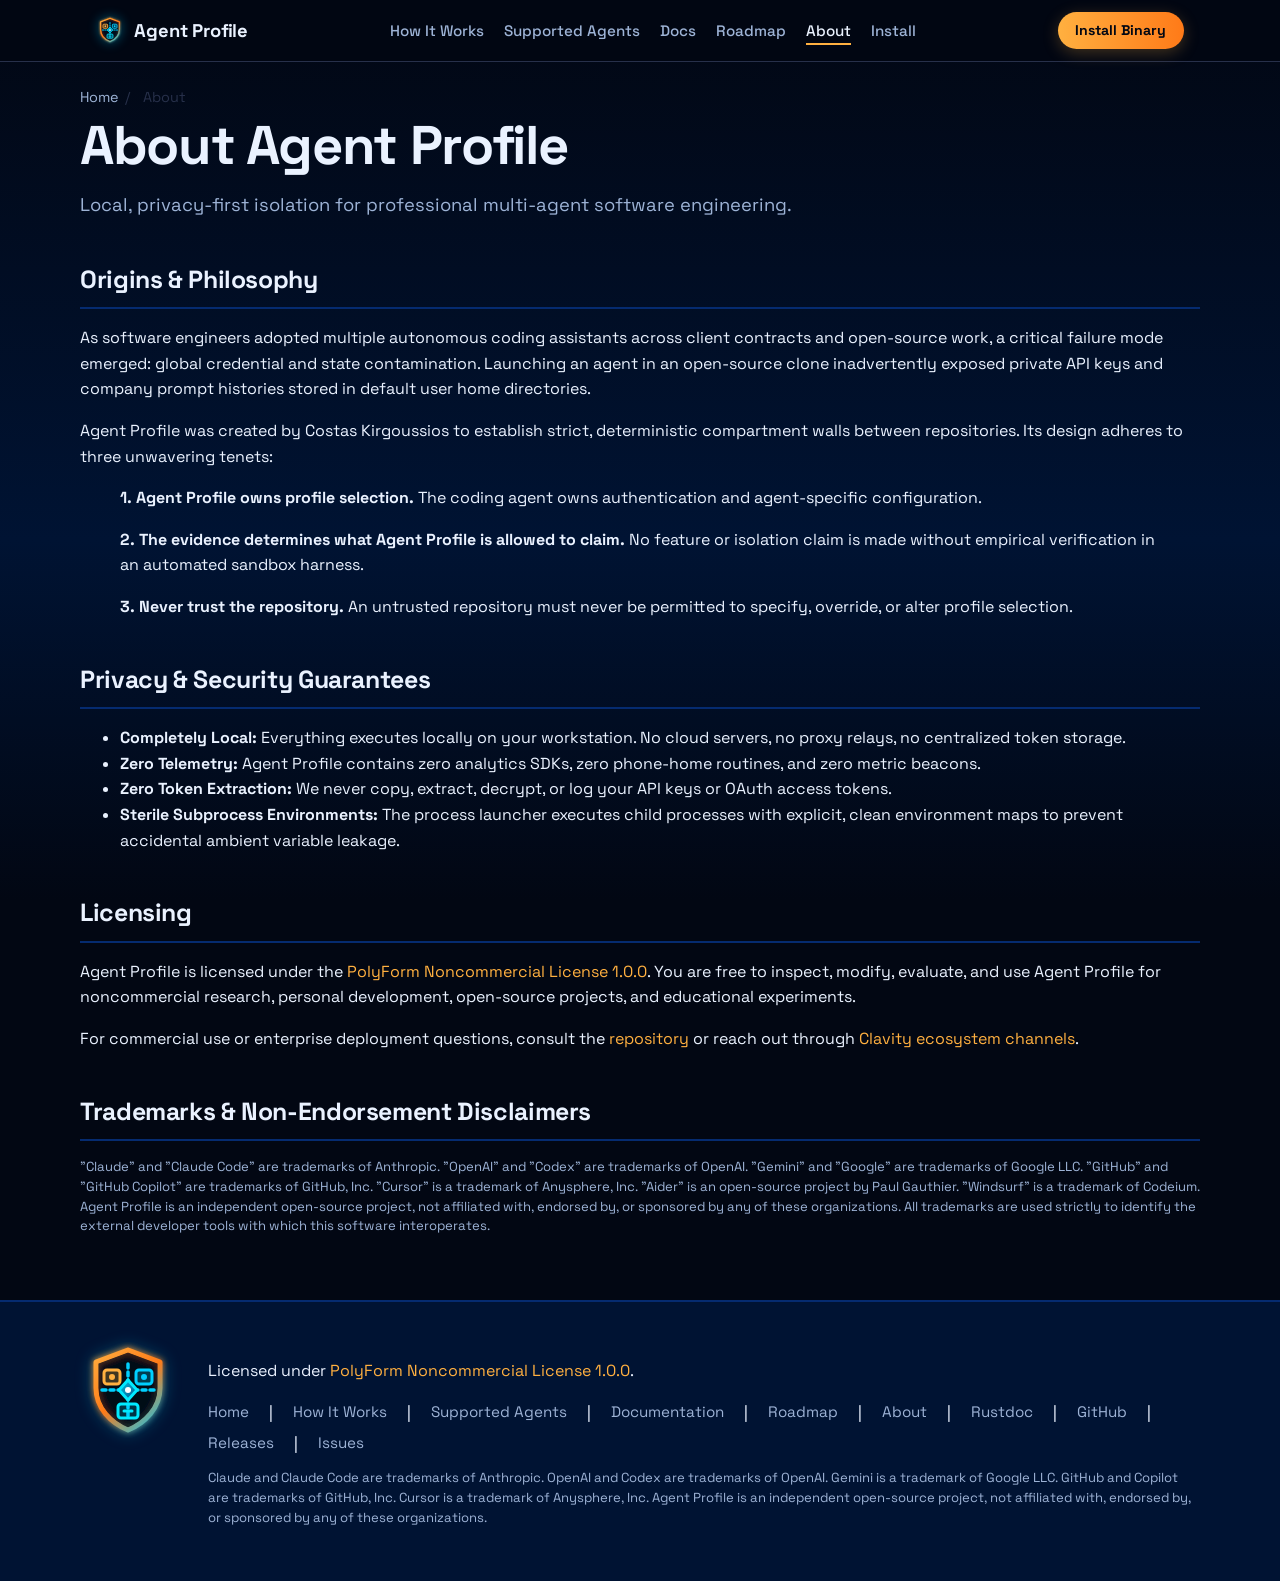
<file: site/about/index.html>
<!doctype html>
<!--
  Copyright (c) 2026 Costas Kirgoussios

  This software is licensed under the PolyForm Noncommercial License 1.0.0.
  You may obtain a copy of the License at:
  https://polyformproject.org/licenses/noncommercial/1.0.0/
-->
<html lang="en">
<head>
<meta charset="utf-8">
<meta name="viewport" content="width=device-width, initial-scale=1">
<meta name="color-scheme" content="dark">
<title>About Agent Profile - Origins, Philosophy &amp; Principles</title>
<meta name="description" content="Learn about Agent Profile's origins, privacy principles, engineering philosophy, and open licensing.">
<link rel="canonical" href="https://ckir.github.io/aiprofiles/about/">
<meta property="og:title" content="About Agent Profile - Origins, Philosophy &amp; Principles">
<meta property="og:description" content="The privacy principles and engineering philosophy behind Agent Profile.">
<meta property="og:type" content="website">
<meta property="og:url" content="https://ckir.github.io/aiprofiles/about/">
<meta property="og:image" content="../assets/banner.svg">
<link rel="icon" type="image/svg+xml" href="../assets/agent-profile.svg">
<link rel="stylesheet" href="../site.css">
<script src="../site.js" defer></script>
</head>
<body>
<nav class="site-nav" aria-label="Main Navigation">
  <div class="nav-wrap">
    <a class="nav-brand" href="../">
      <img src="../assets/agent-profile.svg" width="28" height="28" alt="Agent Profile">
      <span>Agent Profile</span>
    </a>
    <ul class="nav-links">
      <li><a href="../how-it-works/">How It Works</a></li>
      <li><a href="../agents/">Supported Agents</a></li>
      <li><a href="../docs/">Docs</a></li>
      <li><a href="../roadmap/">Roadmap</a></li>
      <li><a href="./" aria-current="page">About</a></li>
      <li><a href="../#install">Install</a></li>
    </ul>
    <a class="cta nav-cta" href="../#install">Install Binary</a>
  </div>
</nav>

<main class="wrap">
  <nav class="breadcrumb" aria-label="Breadcrumb">
    <a href="../">Home</a><span>/</span><span>About</span>
  </nav>

  <header>
    <h1>About Agent Profile</h1>
    <p class="subline">Local, privacy-first isolation for professional multi-agent software engineering.</p>
  </header>

  <section>
    <h2>Origins &amp; Philosophy</h2>
    <p>As software engineers adopted multiple autonomous coding assistants across client contracts and open-source work, a critical failure mode emerged: global credential and state contamination. Launching an agent in an open-source clone inadvertently exposed private API keys and company prompt histories stored in default user home directories.</p>
    <p>Agent Profile was created by Costas Kirgoussios to establish strict, deterministic compartment walls between repositories. Its design adheres to three unwavering tenets:</p>
    <blockquote>
      <p><strong>1. Agent Profile owns profile selection.</strong> The coding agent owns authentication and agent-specific configuration.</p>
      <p><strong>2. The evidence determines what Agent Profile is allowed to claim.</strong> No feature or isolation claim is made without empirical verification in an automated sandbox harness.</p>
      <p><strong>3. Never trust the repository.</strong> An untrusted repository must never be permitted to specify, override, or alter profile selection.</p>
    </blockquote>
  </section>

  <section>
    <h2>Privacy &amp; Security Guarantees</h2>
    <ul>
      <li><strong>Completely Local:</strong> Everything executes locally on your workstation. No cloud servers, no proxy relays, no centralized token storage.</li>
      <li><strong>Zero Telemetry:</strong> Agent Profile contains zero analytics SDKs, zero phone-home routines, and zero metric beacons.</li>
      <li><strong>Zero Token Extraction:</strong> We never copy, extract, decrypt, or log your API keys or OAuth access tokens.</li>
      <li><strong>Sterile Subprocess Environments:</strong> The process launcher executes child processes with explicit, clean environment maps to prevent accidental ambient variable leakage.</li>
    </ul>
  </section>

  <section>
    <h2>Licensing</h2>
    <p>Agent Profile is licensed under the <a href="https://polyformproject.org/licenses/noncommercial/1.0.0/">PolyForm Noncommercial License 1.0.0</a>. You are free to inspect, modify, evaluate, and use Agent Profile for noncommercial research, personal development, open-source projects, and educational experiments.</p>
    <p>For commercial use or enterprise deployment questions, consult the <a href="https://github.com/ckir/aiprofiles">repository</a> or reach out through <a href="https://github.com/ckir/clavity">Clavity ecosystem channels</a>.</p>
  </section>

  <section>
    <h2>Trademarks &amp; Non-Endorsement Disclaimers</h2>
    <p class="fine">"Claude" and "Claude Code" are trademarks of Anthropic. "OpenAI" and "Codex" are trademarks of OpenAI. "Gemini" and "Google" are trademarks of Google LLC. "GitHub" and "GitHub Copilot" are trademarks of GitHub, Inc. "Cursor" is a trademark of Anysphere, Inc. "Aider" is an open-source project by Paul Gauthier. "Windsurf" is a trademark of Codeium. Agent Profile is an independent open-source project, not affiliated with, endorsed by, or sponsored by any of these organizations. All trademarks are used strictly to identify the external developer tools with which this software interoperates.</p>
  </section>
</main>

<footer>
  <div class="wrap footer-grid">
    <img src="../assets/agent-profile.svg" width="96" height="96" alt="Agent Profile Shield Emblem">
    <div>
      <p>Licensed under <a href="https://polyformproject.org/licenses/noncommercial/1.0.0/">PolyForm Noncommercial License 1.0.0</a>.</p>
      <nav class="foot-nav" aria-label="Footer links">
        <a href="../">Home</a> | 
        <a href="../how-it-works/">How It Works</a> | 
        <a href="../agents/">Supported Agents</a> | 
        <a href="../docs/">Documentation</a> | 
        <a href="../roadmap/">Roadmap</a> | 
        <a href="./">About</a> | 
        <a href="../rustdoc/agent_profile/index.html">Rustdoc</a> | 
        <a href="https://github.com/ckir/aiprofiles">GitHub</a> | 
        <a href="https://github.com/ckir/aiprofiles/releases">Releases</a> | 
        <a href="https://github.com/ckir/aiprofiles/issues">Issues</a>
      </nav>
      <p class="fine">Claude and Claude Code are trademarks of Anthropic. OpenAI and Codex are trademarks of OpenAI. Gemini is a trademark of Google LLC. GitHub and Copilot are trademarks of GitHub, Inc. Cursor is a trademark of Anysphere, Inc. Agent Profile is an independent open-source project, not affiliated with, endorsed by, or sponsored by any of these organizations.</p>
    </div>
  </div>
</footer>
</body>
</html>
</file>
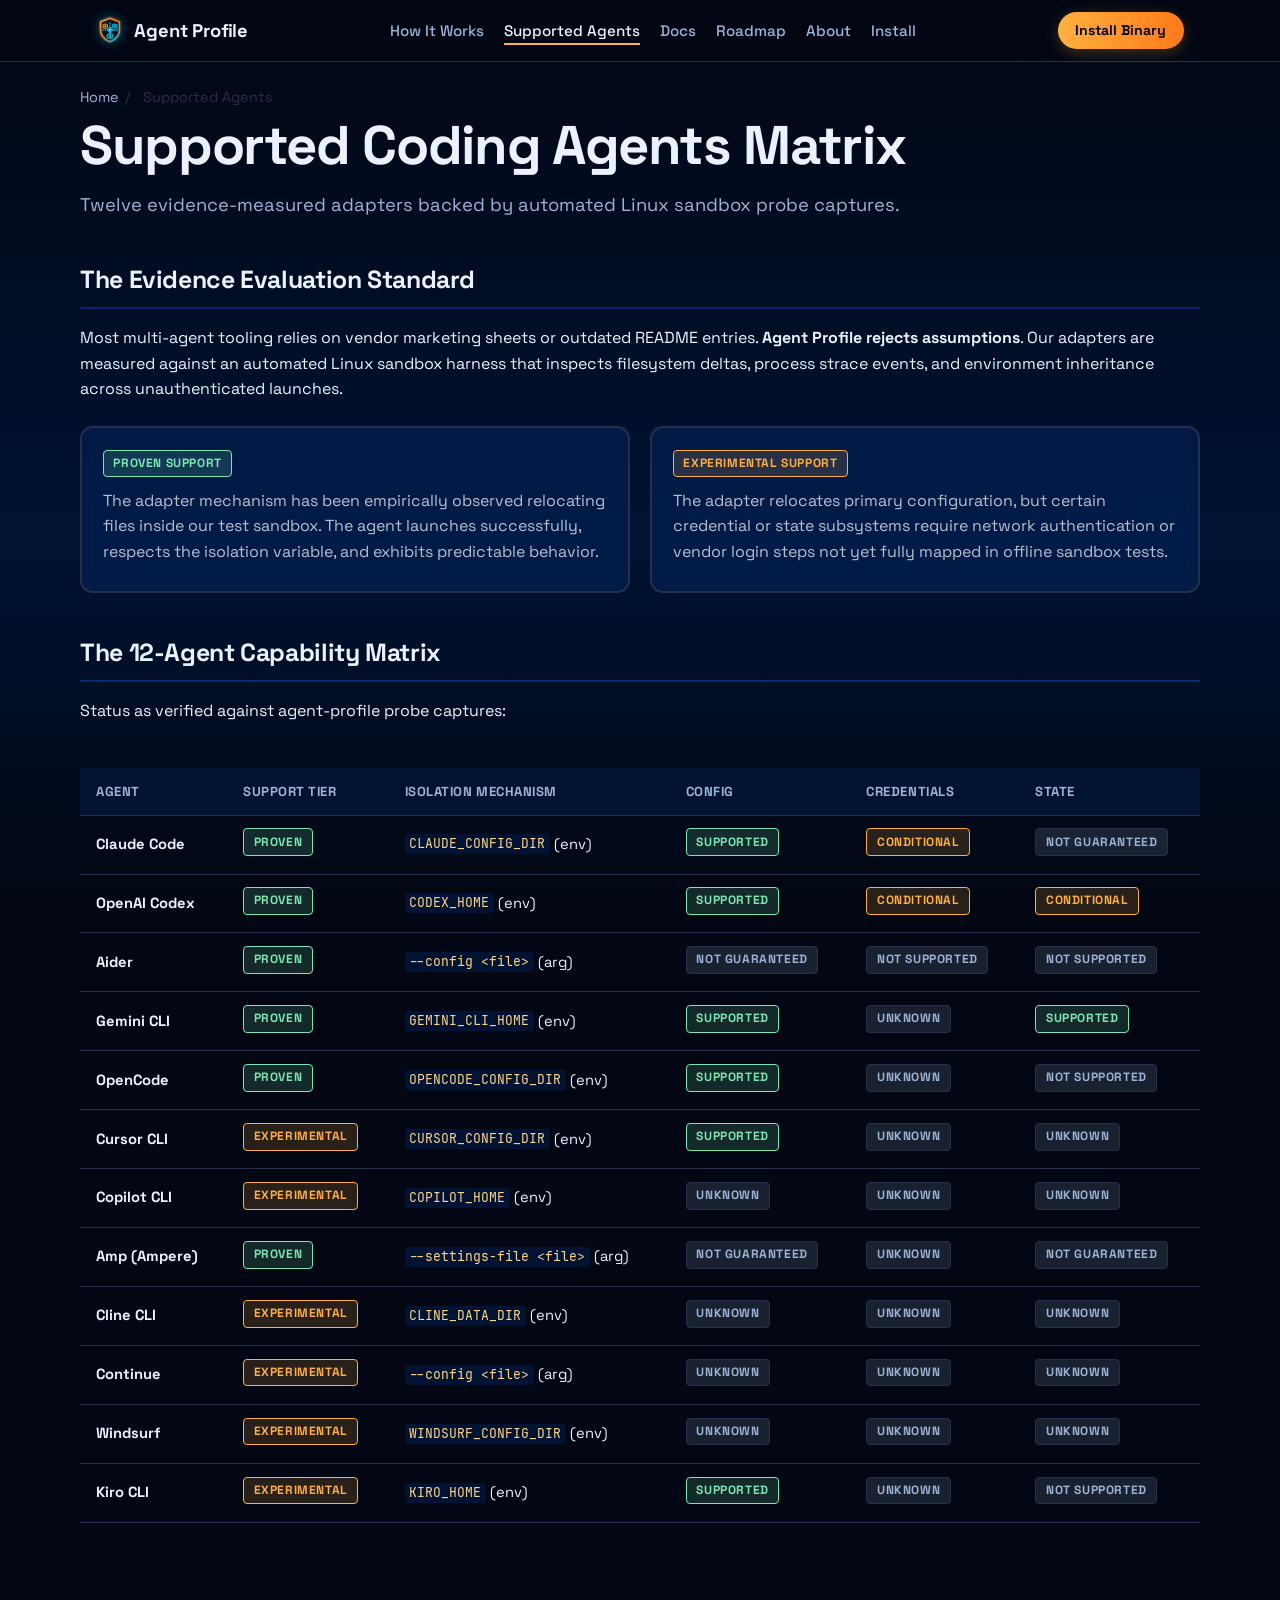
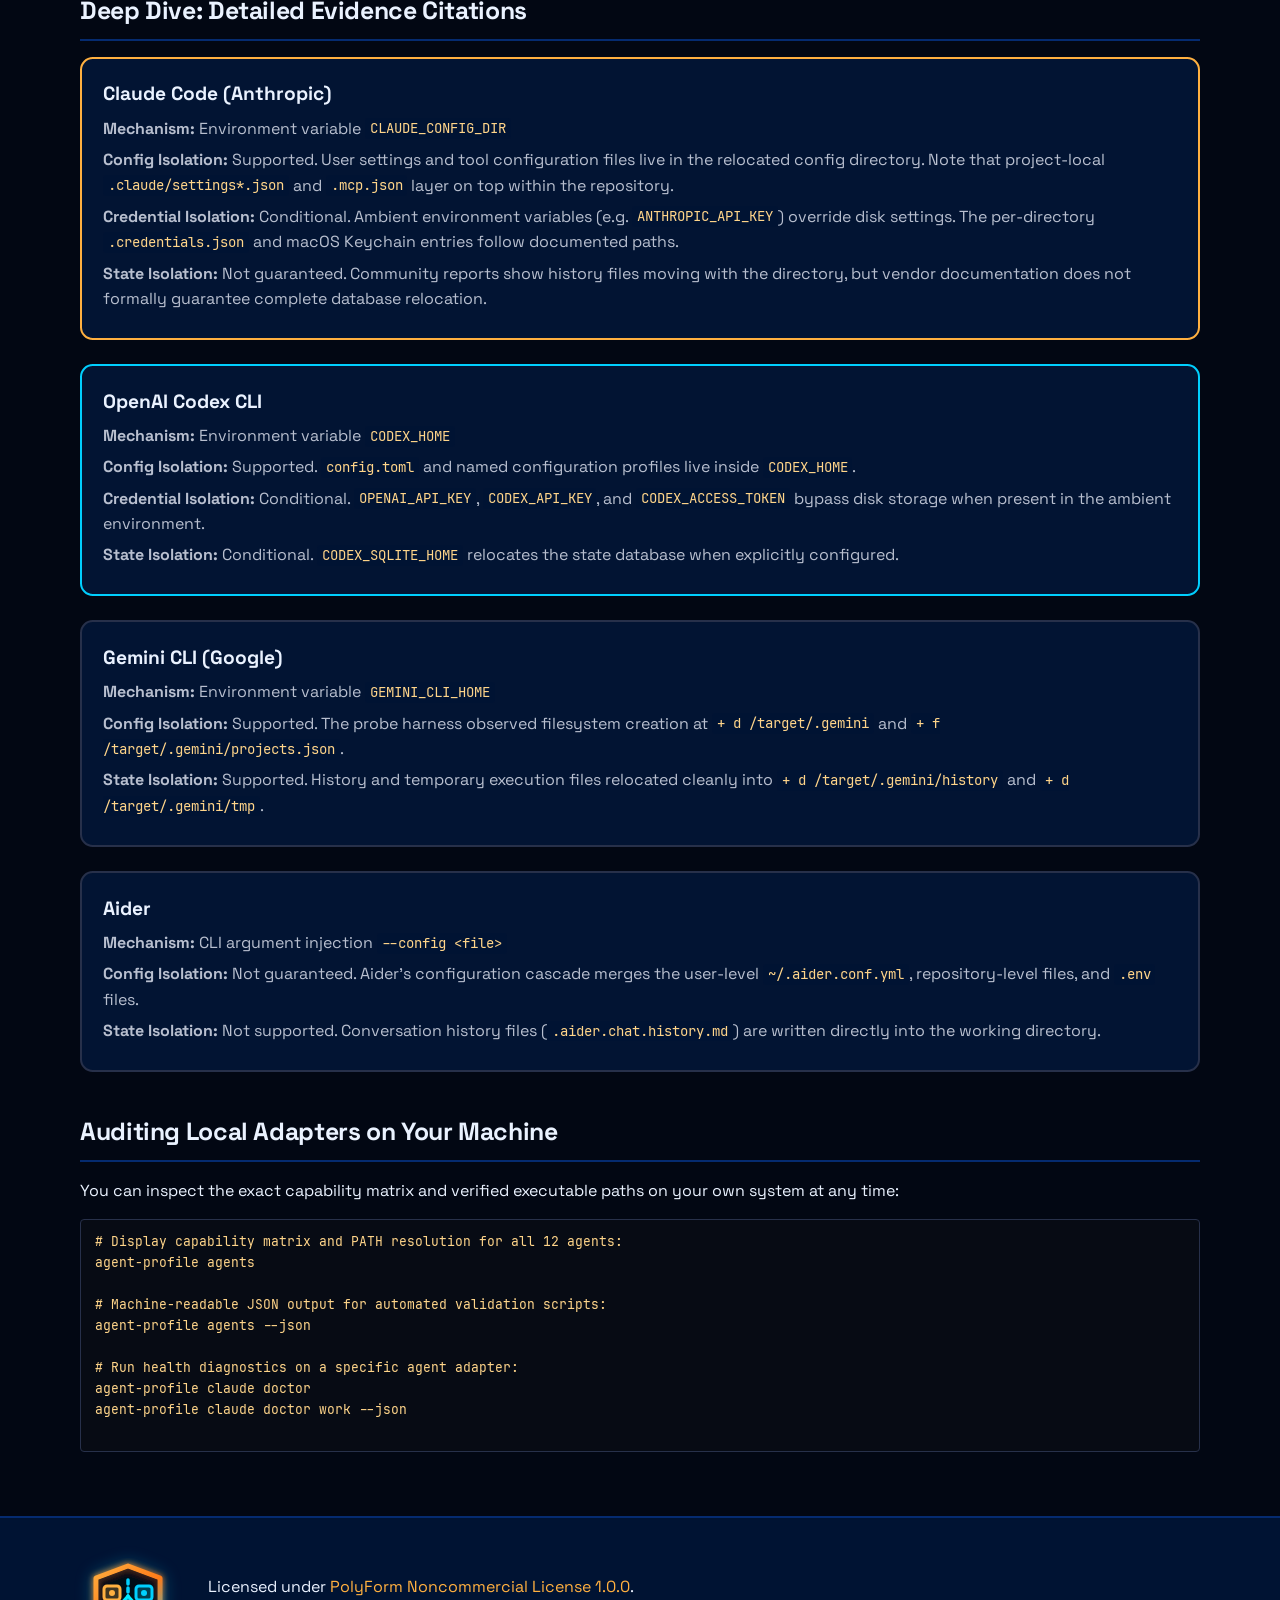
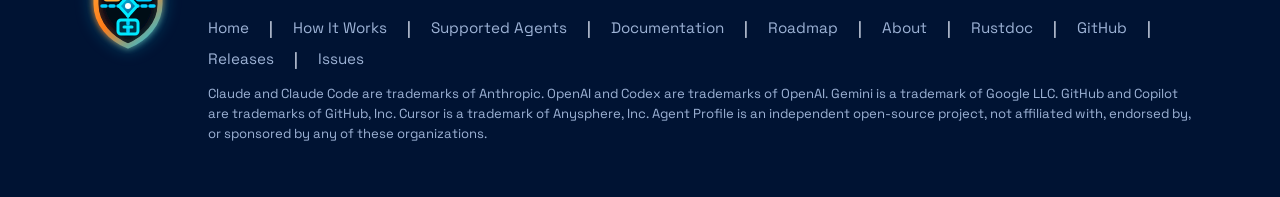
<file: site/agents/index.html>
<!doctype html>
<!--
  Copyright (c) 2026 Costas Kirgoussios

  This software is licensed under the PolyForm Noncommercial License 1.0.0.
  You may obtain a copy of the License at:
  https://polyformproject.org/licenses/noncommercial/1.0.0/
-->
<html lang="en">
<head>
<meta charset="utf-8">
<meta name="viewport" content="width=device-width, initial-scale=1">
<meta name="color-scheme" content="dark">
<title>Supported Coding Agents - Isolation Matrix &amp; Evidence Citations</title>
<meta name="description" content="Complete capability matrix and evidence-measured isolation levels across twelve leading AI coding agents.">
<link rel="canonical" href="https://ckir.github.io/aiprofiles/agents/">
<meta property="og:title" content="Supported Coding Agents - Isolation Matrix &amp; Evidence Citations">
<meta property="og:description" content="Verified isolation matrix and sandbox probe findings across twelve coding agents.">
<meta property="og:type" content="website">
<meta property="og:url" content="https://ckir.github.io/aiprofiles/agents/">
<meta property="og:image" content="../assets/banner.svg">
<link rel="icon" type="image/svg+xml" href="../assets/agent-profile.svg">
<link rel="stylesheet" href="../site.css">
<script src="../site.js" defer></script>
</head>
<body>
<nav class="site-nav" aria-label="Main Navigation">
  <div class="nav-wrap">
    <a class="nav-brand" href="../">
      <img src="../assets/agent-profile.svg" width="28" height="28" alt="Agent Profile">
      <span>Agent Profile</span>
    </a>
    <ul class="nav-links">
      <li><a href="../how-it-works/">How It Works</a></li>
      <li><a href="./" aria-current="page">Supported Agents</a></li>
      <li><a href="../docs/">Docs</a></li>
      <li><a href="../roadmap/">Roadmap</a></li>
      <li><a href="../about/">About</a></li>
      <li><a href="../#install">Install</a></li>
    </ul>
    <a class="cta nav-cta" href="../#install">Install Binary</a>
  </div>
</nav>

<main class="wrap">
  <nav class="breadcrumb" aria-label="Breadcrumb">
    <a href="../">Home</a><span>/</span><span>Supported Agents</span>
  </nav>

  <header>
    <h1>Supported Coding Agents Matrix</h1>
    <p class="subline">Twelve evidence-measured adapters backed by automated Linux sandbox probe captures.</p>
  </header>

  <section>
    <h2>The Evidence Evaluation Standard</h2>
    <p>Most multi-agent tooling relies on vendor marketing sheets or outdated README entries. <strong>Agent Profile rejects assumptions</strong>. Our adapters are measured against an automated Linux sandbox harness that inspects filesystem deltas, process strace events, and environment inheritance across unauthenticated launches.</p>
    <div class="cards">
      <div class="card">
        <span class="badge badge-proven">Proven Support</span>
        <p>The adapter mechanism has been empirically observed relocating files inside our test sandbox. The agent launches successfully, respects the isolation variable, and exhibits predictable behavior.</p>
      </div>
      <div class="card">
        <span class="badge badge-experimental">Experimental Support</span>
        <p>The adapter relocates primary configuration, but certain credential or state subsystems require network authentication or vendor login steps not yet fully mapped in offline sandbox tests.</p>
      </div>
    </div>
  </section>

  <section>
    <h2>The 12-Agent Capability Matrix</h2>
    <p>Status as verified against agent-profile probe captures:</p>
    <div style="overflow-x: auto;">
      <table class="spec-table" aria-label="Agent isolation capability matrix">
        <thead>
          <tr>
            <th>Agent</th>
            <th>Support Tier</th>
            <th>Isolation Mechanism</th>
            <th>Config</th>
            <th>Credentials</th>
            <th>State</th>
          </tr>
        </thead>
        <tbody>
          <tr>
            <td><strong>Claude Code</strong></td>
            <td><span class="badge badge-proven">Proven</span></td>
            <td><code>CLAUDE_CONFIG_DIR</code> (env)</td>
            <td><span class="badge badge-proven">Supported</span></td>
            <td><span class="badge badge-experimental">Conditional</span></td>
            <td><span class="badge badge-unmeasured">Not Guaranteed</span></td>
          </tr>
          <tr>
            <td><strong>OpenAI Codex</strong></td>
            <td><span class="badge badge-proven">Proven</span></td>
            <td><code>CODEX_HOME</code> (env)</td>
            <td><span class="badge badge-proven">Supported</span></td>
            <td><span class="badge badge-experimental">Conditional</span></td>
            <td><span class="badge badge-experimental">Conditional</span></td>
          </tr>
          <tr>
            <td><strong>Aider</strong></td>
            <td><span class="badge badge-proven">Proven</span></td>
            <td><code>--config &lt;file&gt;</code> (arg)</td>
            <td><span class="badge badge-unmeasured">Not Guaranteed</span></td>
            <td><span class="badge badge-unmeasured">Not Supported</span></td>
            <td><span class="badge badge-unmeasured">Not Supported</span></td>
          </tr>
          <tr>
            <td><strong>Gemini CLI</strong></td>
            <td><span class="badge badge-proven">Proven</span></td>
            <td><code>GEMINI_CLI_HOME</code> (env)</td>
            <td><span class="badge badge-proven">Supported</span></td>
            <td><span class="badge badge-unmeasured">Unknown</span></td>
            <td><span class="badge badge-proven">Supported</span></td>
          </tr>
          <tr>
            <td><strong>OpenCode</strong></td>
            <td><span class="badge badge-proven">Proven</span></td>
            <td><code>OPENCODE_CONFIG_DIR</code> (env)</td>
            <td><span class="badge badge-proven">Supported</span></td>
            <td><span class="badge badge-unmeasured">Unknown</span></td>
            <td><span class="badge badge-unmeasured">Not Supported</span></td>
          </tr>
          <tr>
            <td><strong>Cursor CLI</strong></td>
            <td><span class="badge badge-experimental">Experimental</span></td>
            <td><code>CURSOR_CONFIG_DIR</code> (env)</td>
            <td><span class="badge badge-proven">Supported</span></td>
            <td><span class="badge badge-unmeasured">Unknown</span></td>
            <td><span class="badge badge-unmeasured">Unknown</span></td>
          </tr>
          <tr>
            <td><strong>Copilot CLI</strong></td>
            <td><span class="badge badge-experimental">Experimental</span></td>
            <td><code>COPILOT_HOME</code> (env)</td>
            <td><span class="badge badge-unmeasured">Unknown</span></td>
            <td><span class="badge badge-unmeasured">Unknown</span></td>
            <td><span class="badge badge-unmeasured">Unknown</span></td>
          </tr>
          <tr>
            <td><strong>Amp (Ampere)</strong></td>
            <td><span class="badge badge-proven">Proven</span></td>
            <td><code>--settings-file &lt;file&gt;</code> (arg)</td>
            <td><span class="badge badge-unmeasured">Not Guaranteed</span></td>
            <td><span class="badge badge-unmeasured">Unknown</span></td>
            <td><span class="badge badge-unmeasured">Not Guaranteed</span></td>
          </tr>
          <tr>
            <td><strong>Cline CLI</strong></td>
            <td><span class="badge badge-experimental">Experimental</span></td>
            <td><code>CLINE_DATA_DIR</code> (env)</td>
            <td><span class="badge badge-unmeasured">Unknown</span></td>
            <td><span class="badge badge-unmeasured">Unknown</span></td>
            <td><span class="badge badge-unmeasured">Unknown</span></td>
          </tr>
          <tr>
            <td><strong>Continue</strong></td>
            <td><span class="badge badge-experimental">Experimental</span></td>
            <td><code>--config &lt;file&gt;</code> (arg)</td>
            <td><span class="badge badge-unmeasured">Unknown</span></td>
            <td><span class="badge badge-unmeasured">Unknown</span></td>
            <td><span class="badge badge-unmeasured">Unknown</span></td>
          </tr>
          <tr>
            <td><strong>Windsurf</strong></td>
            <td><span class="badge badge-experimental">Experimental</span></td>
            <td><code>WINDSURF_CONFIG_DIR</code> (env)</td>
            <td><span class="badge badge-unmeasured">Unknown</span></td>
            <td><span class="badge badge-unmeasured">Unknown</span></td>
            <td><span class="badge badge-unmeasured">Unknown</span></td>
          </tr>
          <tr>
            <td><strong>Kiro CLI</strong></td>
            <td><span class="badge badge-experimental">Experimental</span></td>
            <td><code>KIRO_HOME</code> (env)</td>
            <td><span class="badge badge-proven">Supported</span></td>
            <td><span class="badge badge-unmeasured">Unknown</span></td>
            <td><span class="badge badge-unmeasured">Not Supported</span></td>
          </tr>
        </tbody>
      </table>
    </div>
  </section>

  <section>
    <h2>Deep Dive: Detailed Evidence Citations</h2>

    <div class="card driver">
      <h3>Claude Code (Anthropic)</h3>
      <p><strong>Mechanism:</strong> Environment variable <code>CLAUDE_CONFIG_DIR</code></p>
      <p><strong>Config Isolation:</strong> Supported. User settings and tool configuration files live in the relocated config directory. Note that project-local <code>.claude/settings*.json</code> and <code>.mcp.json</code> layer on top within the repository.</p>
      <p><strong>Credential Isolation:</strong> Conditional. Ambient environment variables (e.g. <code>ANTHROPIC_API_KEY</code>) override disk settings. The per-directory <code>.credentials.json</code> and macOS Keychain entries follow documented paths.</p>
      <p><strong>State Isolation:</strong> Not guaranteed. Community reports show history files moving with the directory, but vendor documentation does not formally guarantee complete database relocation.</p>
    </div>

    <div class="card peer" style="margin-top: 1.5rem;">
      <h3>OpenAI Codex CLI</h3>
      <p><strong>Mechanism:</strong> Environment variable <code>CODEX_HOME</code></p>
      <p><strong>Config Isolation:</strong> Supported. <code>config.toml</code> and named configuration profiles live inside <code>CODEX_HOME</code>.</p>
      <p><strong>Credential Isolation:</strong> Conditional. <code>OPENAI_API_KEY</code>, <code>CODEX_API_KEY</code>, and <code>CODEX_ACCESS_TOKEN</code> bypass disk storage when present in the ambient environment.</p>
      <p><strong>State Isolation:</strong> Conditional. <code>CODEX_SQLITE_HOME</code> relocates the state database when explicitly configured.</p>
    </div>

    <div class="card" style="margin-top: 1.5rem;">
      <h3>Gemini CLI (Google)</h3>
      <p><strong>Mechanism:</strong> Environment variable <code>GEMINI_CLI_HOME</code></p>
      <p><strong>Config Isolation:</strong> Supported. The probe harness observed filesystem creation at <code>+ d /target/.gemini</code> and <code>+ f /target/.gemini/projects.json</code>.</p>
      <p><strong>State Isolation:</strong> Supported. History and temporary execution files relocated cleanly into <code>+ d /target/.gemini/history</code> and <code>+ d /target/.gemini/tmp</code>.</p>
    </div>

    <div class="card" style="margin-top: 1.5rem;">
      <h3>Aider</h3>
      <p><strong>Mechanism:</strong> CLI argument injection <code>--config &lt;file&gt;</code></p>
      <p><strong>Config Isolation:</strong> Not guaranteed. Aider's configuration cascade merges the user-level <code>~/.aider.conf.yml</code>, repository-level files, and <code>.env</code> files.</p>
      <p><strong>State Isolation:</strong> Not supported. Conversation history files (<code>.aider.chat.history.md</code>) are written directly into the working directory.</p>
    </div>
  </section>

  <section>
    <h2>Auditing Local Adapters on Your Machine</h2>
    <p>You can inspect the exact capability matrix and verified executable paths on your own system at any time:</p>
    <pre class="cmd">
# Display capability matrix and PATH resolution for all 12 agents:
agent-profile agents

# Machine-readable JSON output for automated validation scripts:
agent-profile agents --json

# Run health diagnostics on a specific agent adapter:
agent-profile claude doctor
agent-profile claude doctor work --json
    </pre>
  </section>
</main>

<footer>
  <div class="wrap footer-grid">
    <img src="../assets/agent-profile.svg" width="96" height="96" alt="Agent Profile Shield Emblem">
    <div>
      <p>Licensed under <a href="https://polyformproject.org/licenses/noncommercial/1.0.0/">PolyForm Noncommercial License 1.0.0</a>.</p>
      <nav class="foot-nav" aria-label="Footer links">
        <a href="../">Home</a> | 
        <a href="../how-it-works/">How It Works</a> | 
        <a href="./">Supported Agents</a> | 
        <a href="../docs/">Documentation</a> | 
        <a href="../roadmap/">Roadmap</a> | 
        <a href="../about/">About</a> | 
        <a href="../rustdoc/agent_profile/index.html">Rustdoc</a> | 
        <a href="https://github.com/ckir/aiprofiles">GitHub</a> | 
        <a href="https://github.com/ckir/aiprofiles/releases">Releases</a> | 
        <a href="https://github.com/ckir/aiprofiles/issues">Issues</a>
      </nav>
      <p class="fine">Claude and Claude Code are trademarks of Anthropic. OpenAI and Codex are trademarks of OpenAI. Gemini is a trademark of Google LLC. GitHub and Copilot are trademarks of GitHub, Inc. Cursor is a trademark of Anysphere, Inc. Agent Profile is an independent open-source project, not affiliated with, endorsed by, or sponsored by any of these organizations.</p>
    </div>
  </div>
</footer>
</body>
</html>
</file>
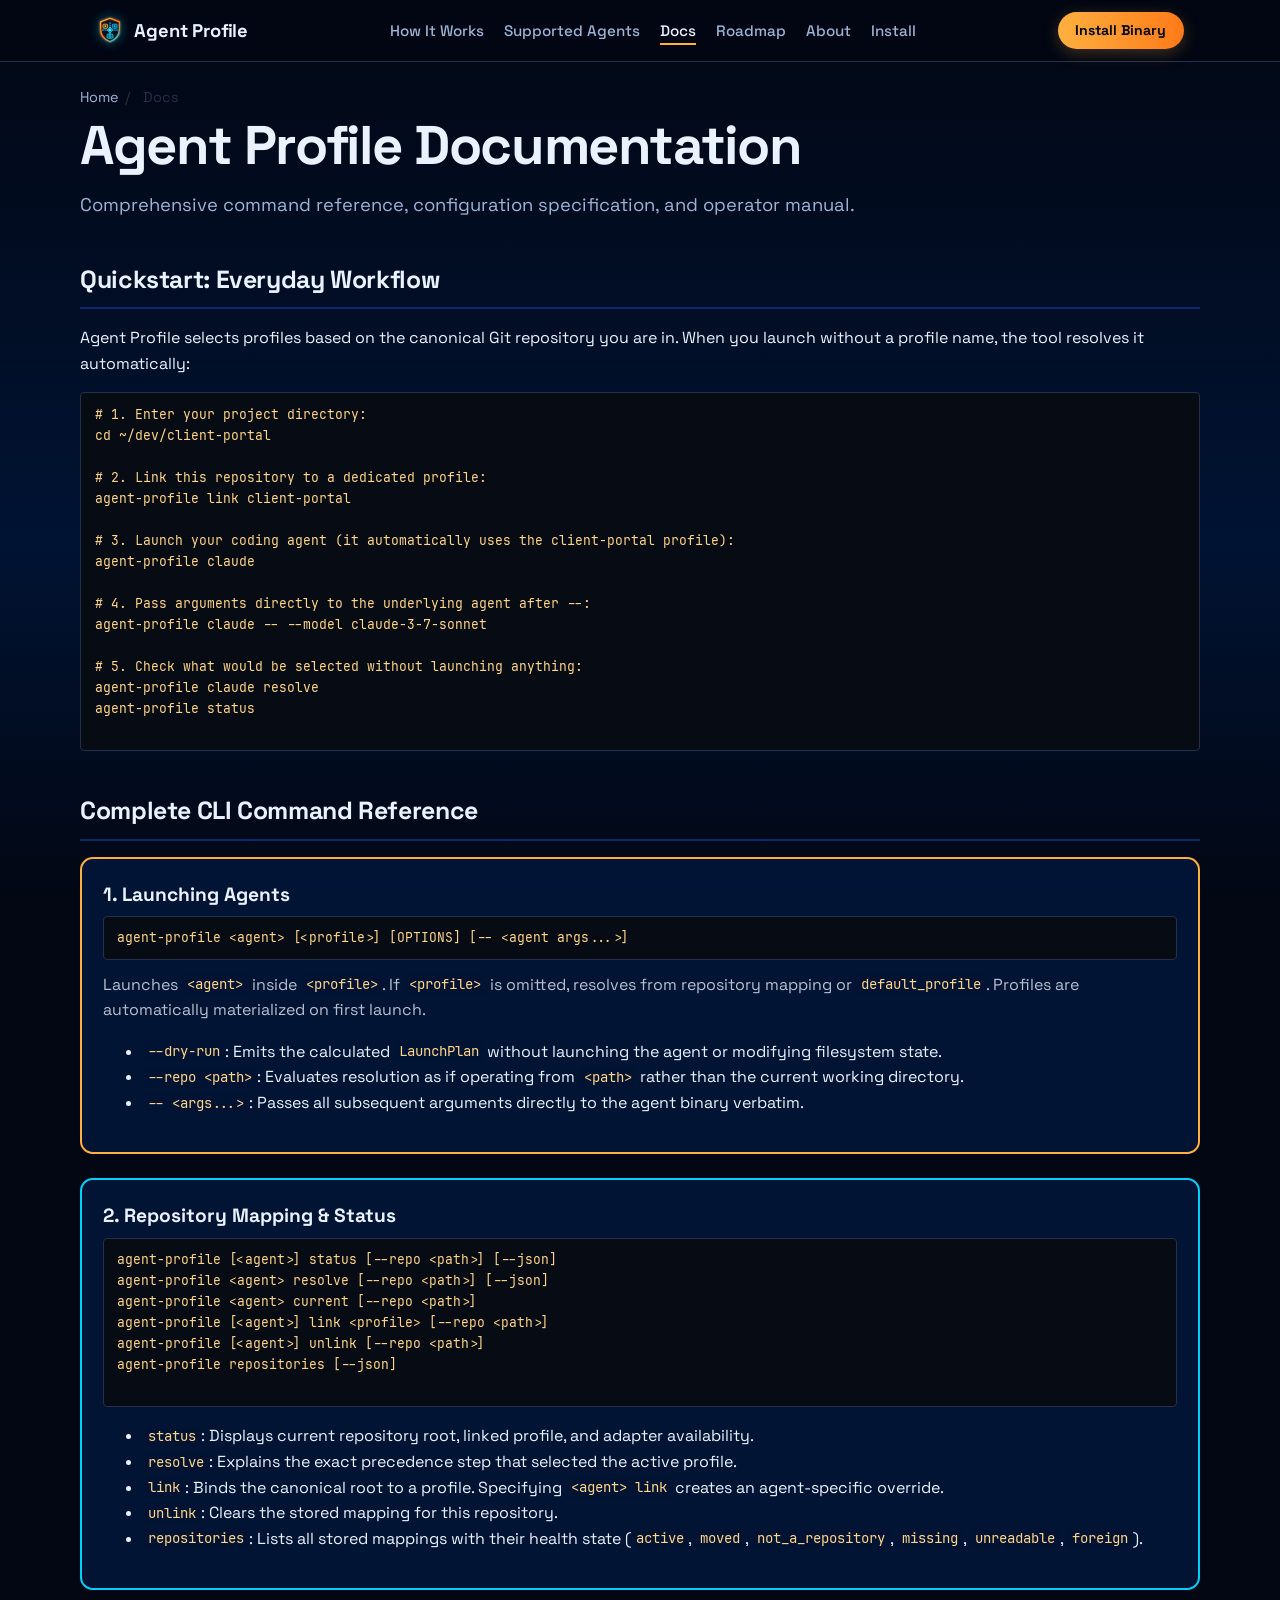
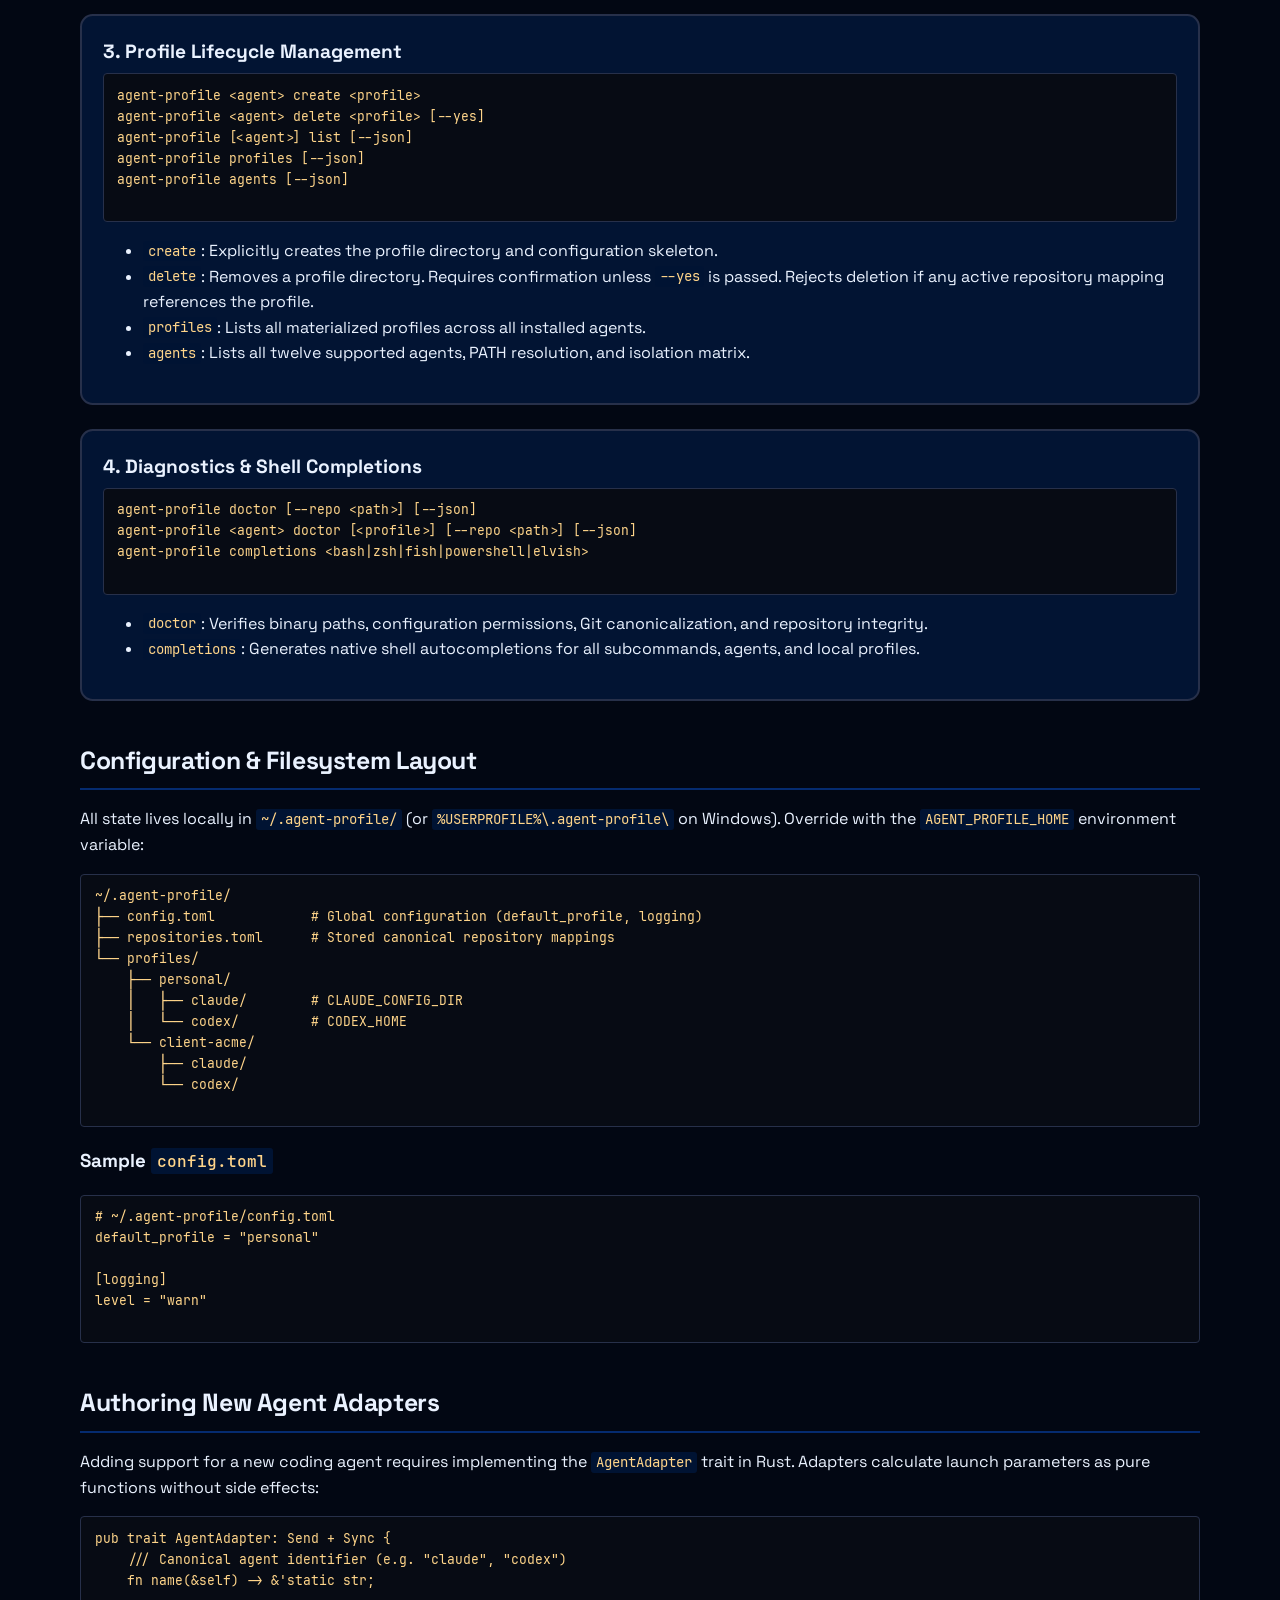
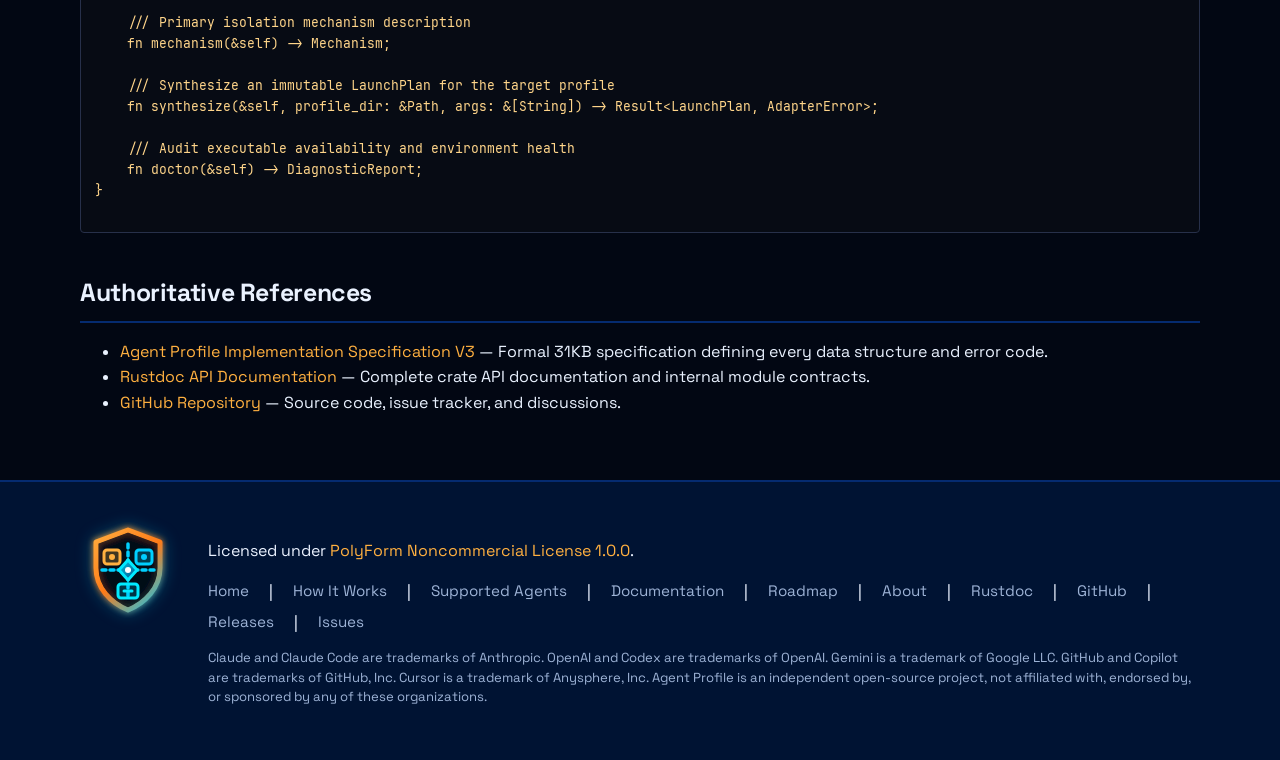
<file: site/docs/index.html>
<!doctype html>
<!--
  Copyright (c) 2026 Costas Kirgoussios

  This software is licensed under the PolyForm Noncommercial License 1.0.0.
  You may obtain a copy of the License at:
  https://polyformproject.org/licenses/noncommercial/1.0.0/
-->
<html lang="en">
<head>
<meta charset="utf-8">
<meta name="viewport" content="width=device-width, initial-scale=1">
<meta name="color-scheme" content="dark">
<title>Documentation - Agent Profile Technical Manual &amp; Reference</title>
<meta name="description" content="Comprehensive CLI command reference, configuration schema, directory layout, and operator guide for agent-profile.">
<link rel="canonical" href="https://ckir.github.io/aiprofiles/docs/">
<meta property="og:title" content="Documentation - Agent Profile Technical Manual &amp; Reference">
<meta property="og:description" content="CLI command manual, configuration reference, and architecture guides.">
<meta property="og:type" content="website">
<meta property="og:url" content="https://ckir.github.io/aiprofiles/docs/">
<meta property="og:image" content="../assets/banner.svg">
<link rel="icon" type="image/svg+xml" href="../assets/agent-profile.svg">
<link rel="stylesheet" href="../site.css">
<script src="../site.js" defer></script>
</head>
<body>
<nav class="site-nav" aria-label="Main Navigation">
  <div class="nav-wrap">
    <a class="nav-brand" href="../">
      <img src="../assets/agent-profile.svg" width="28" height="28" alt="Agent Profile">
      <span>Agent Profile</span>
    </a>
    <ul class="nav-links">
      <li><a href="../how-it-works/">How It Works</a></li>
      <li><a href="../agents/">Supported Agents</a></li>
      <li><a href="./" aria-current="page">Docs</a></li>
      <li><a href="../roadmap/">Roadmap</a></li>
      <li><a href="../about/">About</a></li>
      <li><a href="../#install">Install</a></li>
    </ul>
    <a class="cta nav-cta" href="../#install">Install Binary</a>
  </div>
</nav>

<main class="wrap">
  <nav class="breadcrumb" aria-label="Breadcrumb">
    <a href="../">Home</a><span>/</span><span>Docs</span>
  </nav>

  <header>
    <h1>Agent Profile Documentation</h1>
    <p class="subline">Comprehensive command reference, configuration specification, and operator manual.</p>
  </header>

  <section>
    <h2>Quickstart: Everyday Workflow</h2>
    <p>Agent Profile selects profiles based on the canonical Git repository you are in. When you launch without a profile name, the tool resolves it automatically:</p>

    <pre class="cmd">
# 1. Enter your project directory:
cd ~/dev/client-portal

# 2. Link this repository to a dedicated profile:
agent-profile link client-portal

# 3. Launch your coding agent (it automatically uses the client-portal profile):
agent-profile claude

# 4. Pass arguments directly to the underlying agent after --:
agent-profile claude -- --model claude-3-7-sonnet

# 5. Check what would be selected without launching anything:
agent-profile claude resolve
agent-profile status
    </pre>
  </section>

  <section>
    <h2>Complete CLI Command Reference</h2>

    <div class="card driver">
      <h3>1. Launching Agents</h3>
      <pre class="cmd">agent-profile &lt;agent&gt; [&lt;profile&gt;] [OPTIONS] [-- &lt;agent args...&gt;]</pre>
      <p>Launches <code>&lt;agent&gt;</code> inside <code>&lt;profile&gt;</code>. If <code>&lt;profile&gt;</code> is omitted, resolves from repository mapping or <code>default_profile</code>. Profiles are automatically materialized on first launch.</p>
      <ul>
        <li><code>--dry-run</code>: Emits the calculated <code>LaunchPlan</code> without launching the agent or modifying filesystem state.</li>
        <li><code>--repo &lt;path&gt;</code>: Evaluates resolution as if operating from <code>&lt;path&gt;</code> rather than the current working directory.</li>
        <li><code>-- &lt;args...&gt;</code>: Passes all subsequent arguments directly to the agent binary verbatim.</li>
      </ul>
    </div>

    <div class="card peer" style="margin-top: 1.5rem;">
      <h3>2. Repository Mapping &amp; Status</h3>
      <pre class="cmd">
agent-profile [&lt;agent&gt;] status [--repo &lt;path&gt;] [--json]
agent-profile &lt;agent&gt; resolve [--repo &lt;path&gt;] [--json]
agent-profile &lt;agent&gt; current [--repo &lt;path&gt;]
agent-profile [&lt;agent&gt;] link &lt;profile&gt; [--repo &lt;path&gt;]
agent-profile [&lt;agent&gt;] unlink [--repo &lt;path&gt;]
agent-profile repositories [--json]
      </pre>
      <ul>
        <li><code>status</code>: Displays current repository root, linked profile, and adapter availability.</li>
        <li><code>resolve</code>: Explains the exact precedence step that selected the active profile.</li>
        <li><code>link</code>: Binds the canonical root to a profile. Specifying <code>&lt;agent&gt; link</code> creates an agent-specific override.</li>
        <li><code>unlink</code>: Clears the stored mapping for this repository.</li>
        <li><code>repositories</code>: Lists all stored mappings with their health state (<code>active</code>, <code>moved</code>, <code>not_a_repository</code>, <code>missing</code>, <code>unreadable</code>, <code>foreign</code>).</li>
      </ul>
    </div>

    <div class="card" style="margin-top: 1.5rem;">
      <h3>3. Profile Lifecycle Management</h3>
      <pre class="cmd">
agent-profile &lt;agent&gt; create &lt;profile&gt;
agent-profile &lt;agent&gt; delete &lt;profile&gt; [--yes]
agent-profile [&lt;agent&gt;] list [--json]
agent-profile profiles [--json]
agent-profile agents [--json]
      </pre>
      <ul>
        <li><code>create</code>: Explicitly creates the profile directory and configuration skeleton.</li>
        <li><code>delete</code>: Removes a profile directory. Requires confirmation unless <code>--yes</code> is passed. Rejects deletion if any active repository mapping references the profile.</li>
        <li><code>profiles</code>: Lists all materialized profiles across all installed agents.</li>
        <li><code>agents</code>: Lists all twelve supported agents, PATH resolution, and isolation matrix.</li>
      </ul>
    </div>

    <div class="card" style="margin-top: 1.5rem;">
      <h3>4. Diagnostics &amp; Shell Completions</h3>
      <pre class="cmd">
agent-profile doctor [--repo &lt;path&gt;] [--json]
agent-profile &lt;agent&gt; doctor [&lt;profile&gt;] [--repo &lt;path&gt;] [--json]
agent-profile completions &lt;bash|zsh|fish|powershell|elvish&gt;
      </pre>
      <ul>
        <li><code>doctor</code>: Verifies binary paths, configuration permissions, Git canonicalization, and repository integrity.</li>
        <li><code>completions</code>: Generates native shell autocompletions for all subcommands, agents, and local profiles.</li>
      </ul>
    </div>
  </section>

  <section>
    <h2>Configuration &amp; Filesystem Layout</h2>
    <p>All state lives locally in <code>~/.agent-profile/</code> (or <code>%USERPROFILE%\.agent-profile\</code> on Windows). Override with the <code>AGENT_PROFILE_HOME</code> environment variable:</p>
    <pre class="cmd">
~/.agent-profile/
├── config.toml            # Global configuration (default_profile, logging)
├── repositories.toml      # Stored canonical repository mappings
└── profiles/
    ├── personal/
    │   ├── claude/        # CLAUDE_CONFIG_DIR
    │   └── codex/         # CODEX_HOME
    └── client-acme/
        ├── claude/
        └── codex/
    </pre>

    <h3>Sample <code>config.toml</code></h3>
    <pre class="cmd">
# ~/.agent-profile/config.toml
default_profile = "personal"

[logging]
level = "warn"
    </pre>
  </section>

  <section>
    <h2>Authoring New Agent Adapters</h2>
    <p>Adding support for a new coding agent requires implementing the <code>AgentAdapter</code> trait in Rust. Adapters calculate launch parameters as pure functions without side effects:</p>
    <pre class="cmd">
pub trait AgentAdapter: Send + Sync {
    /// Canonical agent identifier (e.g. "claude", "codex")
    fn name(&amp;self) -&gt; &amp;'static str;

    /// Primary isolation mechanism description
    fn mechanism(&amp;self) -&gt; Mechanism;

    /// Synthesize an immutable LaunchPlan for the target profile
    fn synthesize(&amp;self, profile_dir: &amp;Path, args: &amp;[String]) -&gt; Result&lt;LaunchPlan, AdapterError&gt;;

    /// Audit executable availability and environment health
    fn doctor(&amp;self) -&gt; DiagnosticReport;
}
    </pre>
  </section>

  <section>
    <h2>Authoritative References</h2>
    <ul>
      <li><a href="https://github.com/ckir/aiprofiles/blob/main/agent-profile-implementation-spec-v3.md">Agent Profile Implementation Specification V3</a> — Formal 31KB specification defining every data structure and error code.</li>
      <li><a href="../rustdoc/agent_profile/index.html">Rustdoc API Documentation</a> — Complete crate API documentation and internal module contracts.</li>
      <li><a href="https://github.com/ckir/aiprofiles">GitHub Repository</a> — Source code, issue tracker, and discussions.</li>
    </ul>
  </section>
</main>

<footer>
  <div class="wrap footer-grid">
    <img src="../assets/agent-profile.svg" width="96" height="96" alt="Agent Profile Shield Emblem">
    <div>
      <p>Licensed under <a href="https://polyformproject.org/licenses/noncommercial/1.0.0/">PolyForm Noncommercial License 1.0.0</a>.</p>
      <nav class="foot-nav" aria-label="Footer links">
        <a href="../">Home</a> | 
        <a href="../how-it-works/">How It Works</a> | 
        <a href="../agents/">Supported Agents</a> | 
        <a href="./">Documentation</a> | 
        <a href="../roadmap/">Roadmap</a> | 
        <a href="../about/">About</a> | 
        <a href="../rustdoc/agent_profile/index.html">Rustdoc</a> | 
        <a href="https://github.com/ckir/aiprofiles">GitHub</a> | 
        <a href="https://github.com/ckir/aiprofiles/releases">Releases</a> | 
        <a href="https://github.com/ckir/aiprofiles/issues">Issues</a>
      </nav>
      <p class="fine">Claude and Claude Code are trademarks of Anthropic. OpenAI and Codex are trademarks of OpenAI. Gemini is a trademark of Google LLC. GitHub and Copilot are trademarks of GitHub, Inc. Cursor is a trademark of Anysphere, Inc. Agent Profile is an independent open-source project, not affiliated with, endorsed by, or sponsored by any of these organizations.</p>
    </div>
  </div>
</footer>
</body>
</html>
</file>
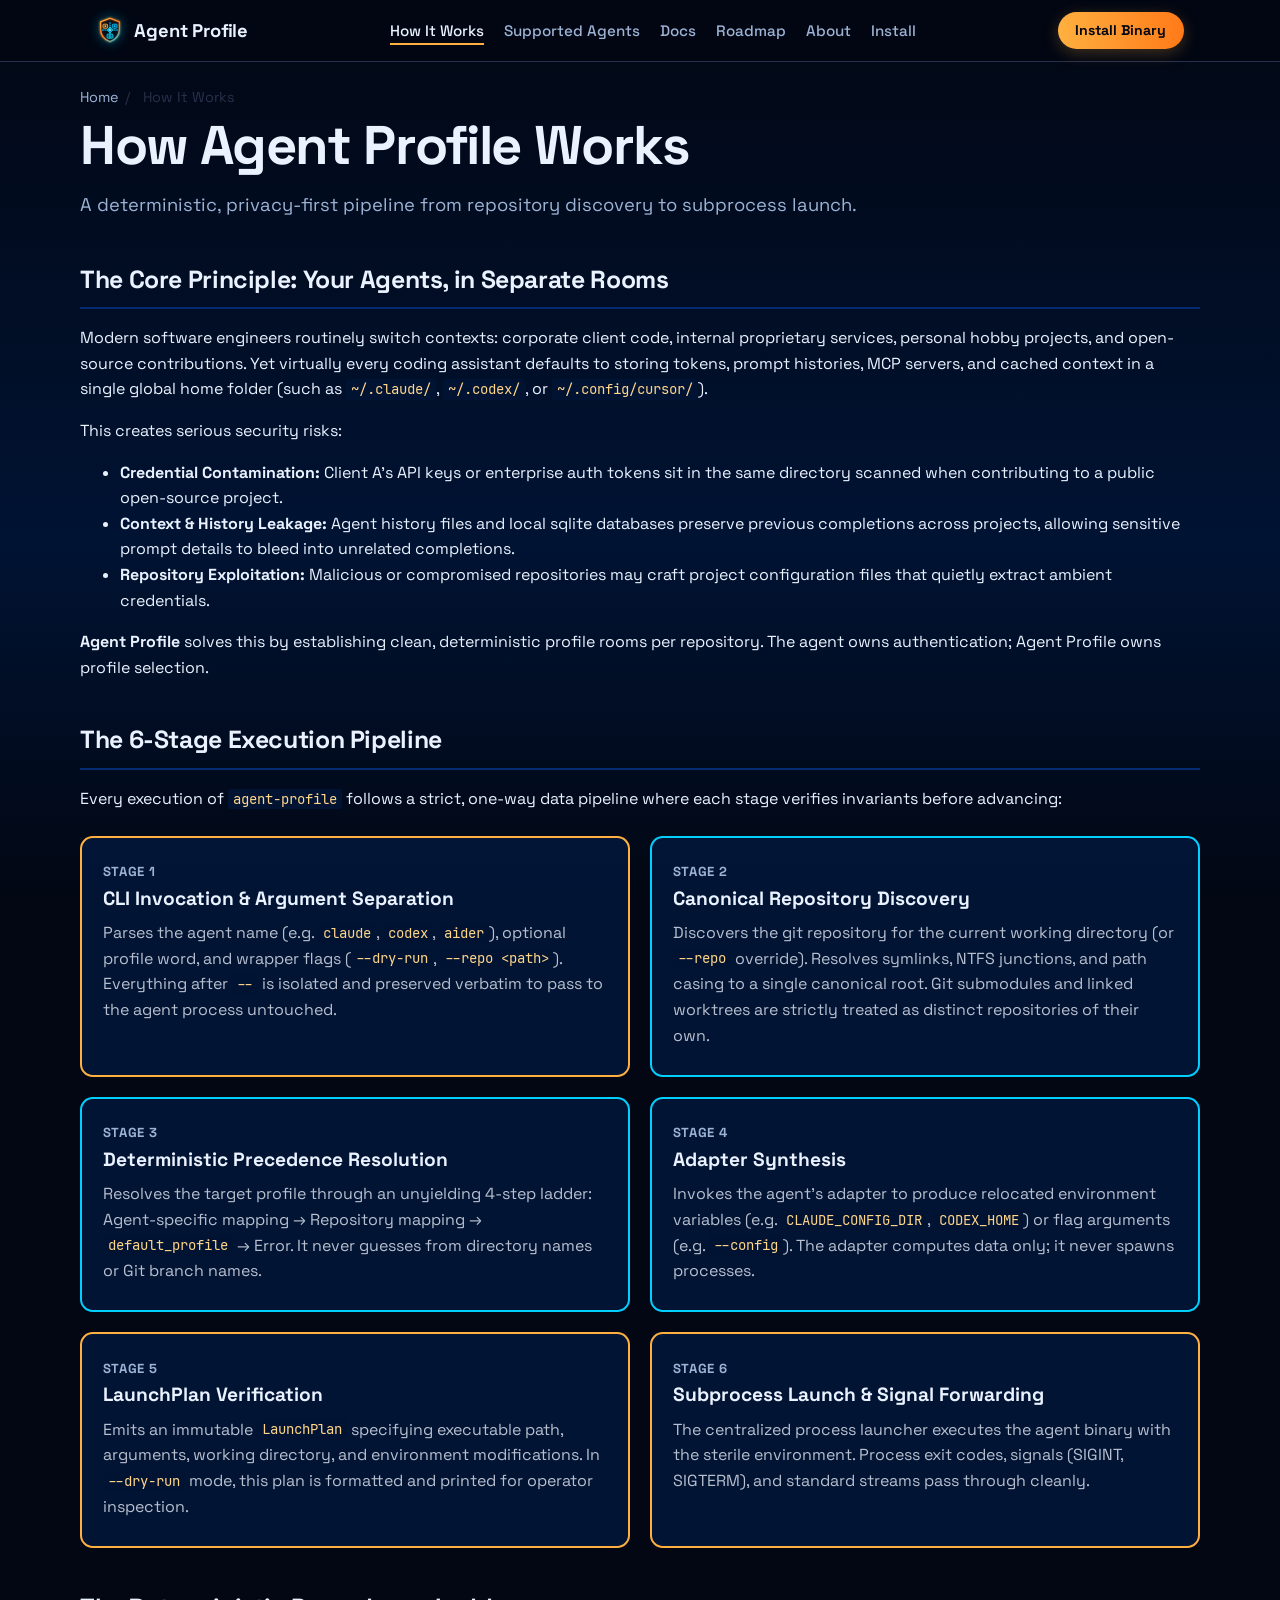
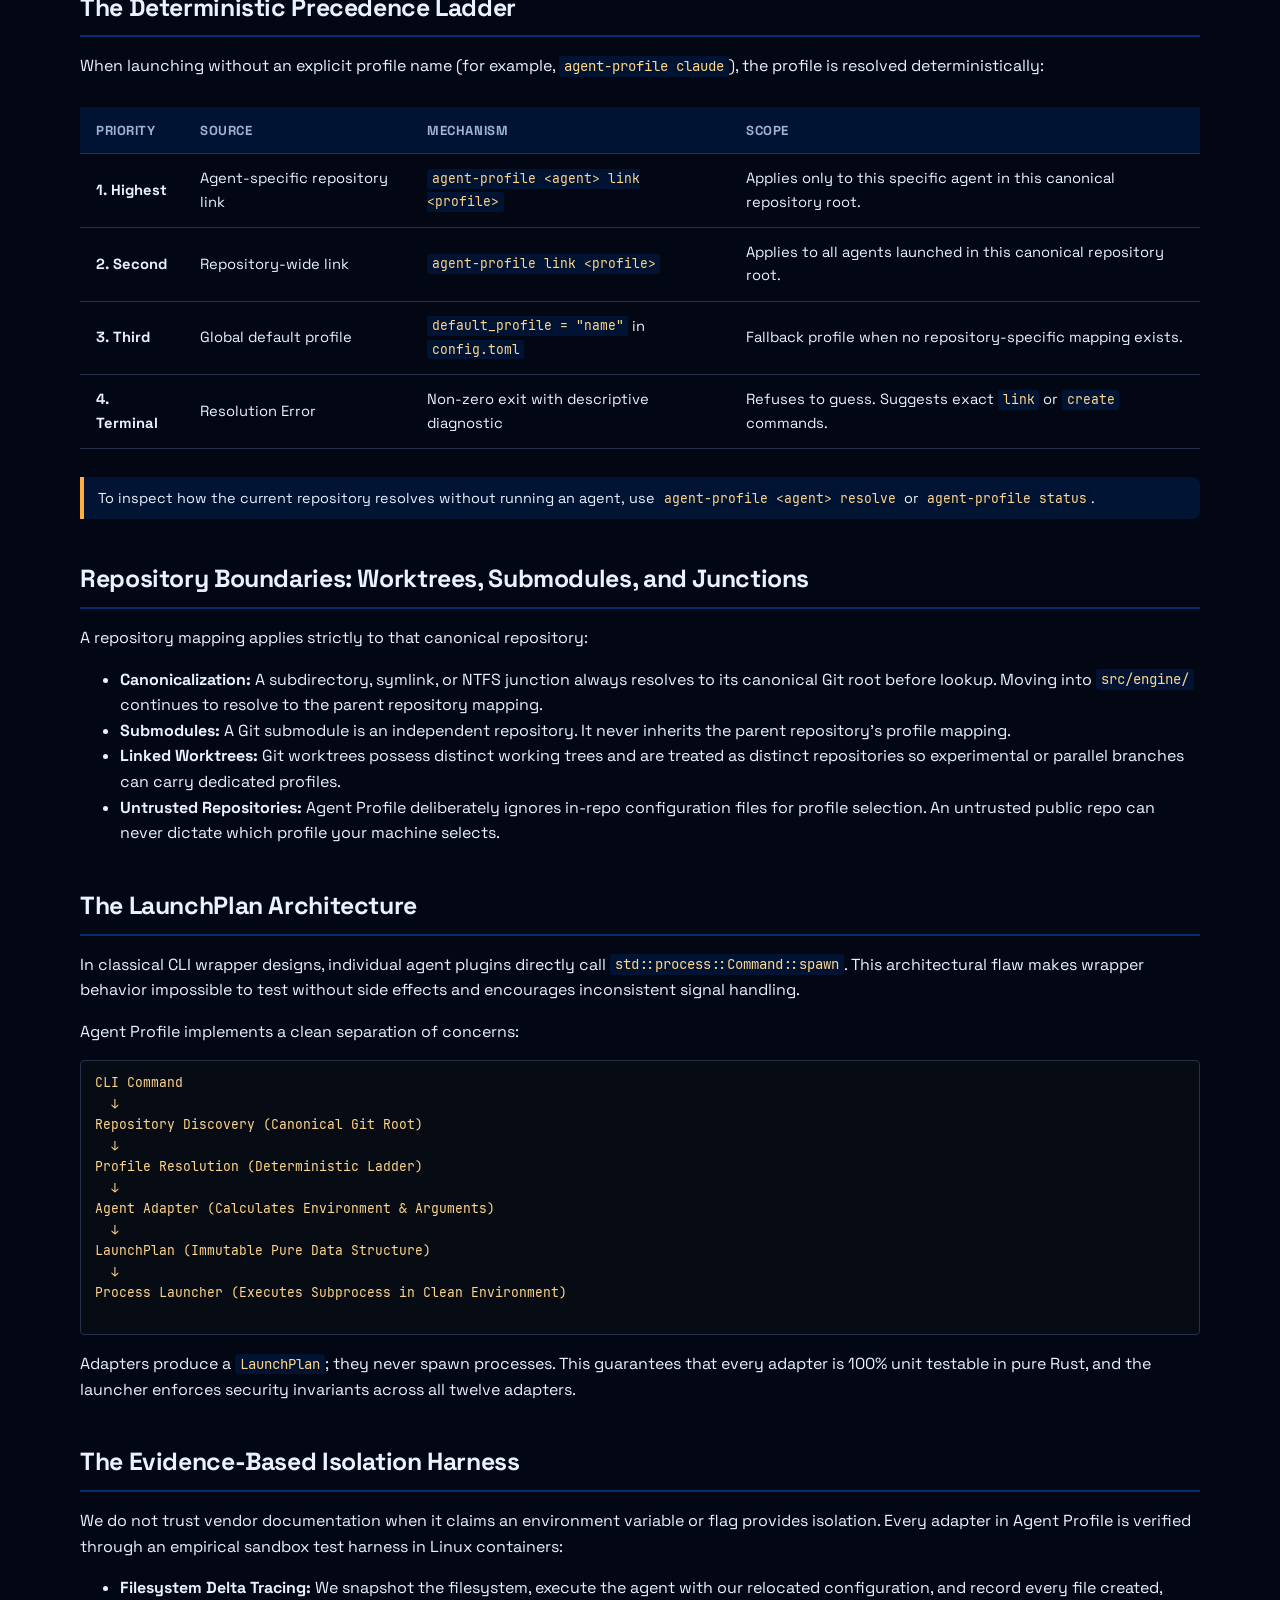
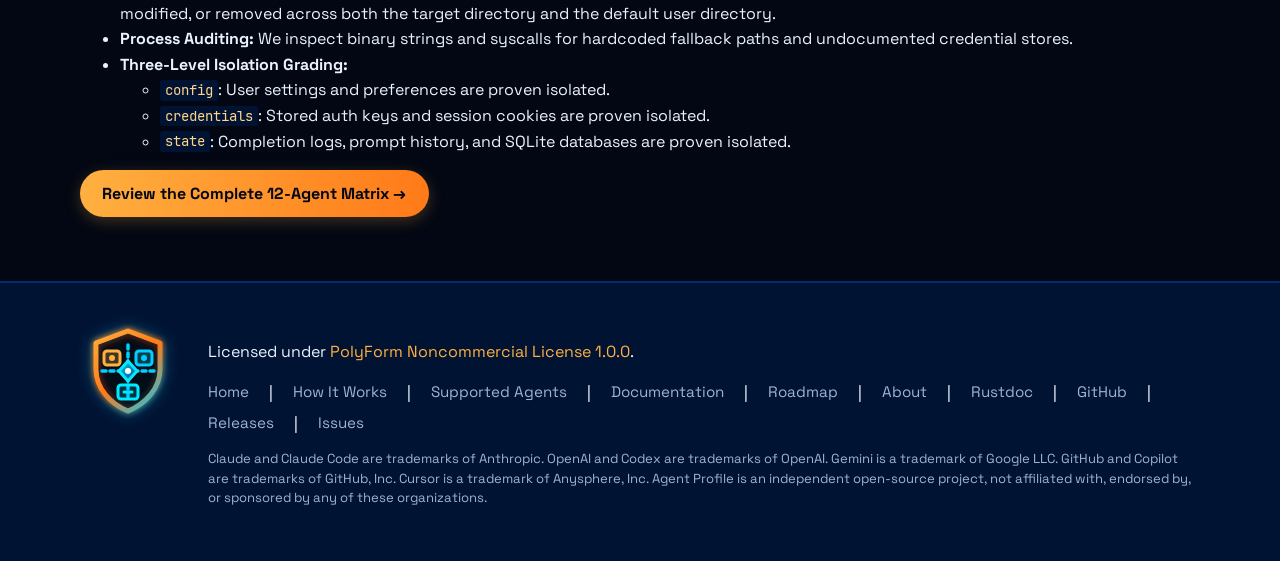
<file: site/how-it-works/index.html>
<!doctype html>
<!--
  Copyright (c) 2026 Costas Kirgoussios

  This software is licensed under the PolyForm Noncommercial License 1.0.0.
  You may obtain a copy of the License at:
  https://polyformproject.org/licenses/noncommercial/1.0.0/
-->
<html lang="en">
<head>
<meta charset="utf-8">
<meta name="viewport" content="width=device-width, initial-scale=1">
<meta name="color-scheme" content="dark">
<title>How It Works - Deterministic Agent Profile Isolation</title>
<meta name="description" content="Detailed explanation of the 6-stage execution pipeline, canonical Git root discovery, deterministic precedence ladder, and LaunchPlan pattern.">
<link rel="canonical" href="https://ckir.github.io/aiprofiles/how-it-works/">
<meta property="og:title" content="How It Works - Deterministic Agent Profile Isolation">
<meta property="og:description" content="The 6-stage architecture separating coding agents per repository with zero credential bleed.">
<meta property="og:type" content="website">
<meta property="og:url" content="https://ckir.github.io/aiprofiles/how-it-works/">
<meta property="og:image" content="../assets/banner.svg">
<link rel="icon" type="image/svg+xml" href="../assets/agent-profile.svg">
<link rel="stylesheet" href="../site.css">
<script src="../site.js" defer></script>
</head>
<body>
<nav class="site-nav" aria-label="Main Navigation">
  <div class="nav-wrap">
    <a class="nav-brand" href="../">
      <img src="../assets/agent-profile.svg" width="28" height="28" alt="Agent Profile">
      <span>Agent Profile</span>
    </a>
    <ul class="nav-links">
      <li><a href="./" aria-current="page">How It Works</a></li>
      <li><a href="../agents/">Supported Agents</a></li>
      <li><a href="../docs/">Docs</a></li>
      <li><a href="../roadmap/">Roadmap</a></li>
      <li><a href="../about/">About</a></li>
      <li><a href="../#install">Install</a></li>
    </ul>
    <a class="cta nav-cta" href="../#install">Install Binary</a>
  </div>
</nav>

<main class="wrap">
  <nav class="breadcrumb" aria-label="Breadcrumb">
    <a href="../">Home</a><span>/</span><span>How It Works</span>
  </nav>

  <header>
    <h1>How Agent Profile Works</h1>
    <p class="subline">A deterministic, privacy-first pipeline from repository discovery to subprocess launch.</p>
  </header>

  <section>
    <h2>The Core Principle: Your Agents, in Separate Rooms</h2>
    <p>Modern software engineers routinely switch contexts: corporate client code, internal proprietary services, personal hobby projects, and open-source contributions. Yet virtually every coding assistant defaults to storing tokens, prompt histories, MCP servers, and cached context in a single global home folder (such as <code>~/.claude/</code>, <code>~/.codex/</code>, or <code>~/.config/cursor/</code>).</p>
    <p>This creates serious security risks:</p>
    <ul>
      <li><strong>Credential Contamination:</strong> Client A's API keys or enterprise auth tokens sit in the same directory scanned when contributing to a public open-source project.</li>
      <li><strong>Context &amp; History Leakage:</strong> Agent history files and local sqlite databases preserve previous completions across projects, allowing sensitive prompt details to bleed into unrelated completions.</li>
      <li><strong>Repository Exploitation:</strong> Malicious or compromised repositories may craft project configuration files that quietly extract ambient credentials.</li>
    </ul>
    <p><strong>Agent Profile</strong> solves this by establishing clean, deterministic profile rooms per repository. The agent owns authentication; Agent Profile owns profile selection.</p>
  </section>

  <section>
    <h2>The 6-Stage Execution Pipeline</h2>
    <p>Every execution of <code>agent-profile</code> follows a strict, one-way data pipeline where each stage verifies invariants before advancing:</p>

    <div class="cards">
      <div class="card driver">
        <span class="tag">Stage 1</span>
        <h3>CLI Invocation &amp; Argument Separation</h3>
        <p>Parses the agent name (e.g. <code>claude</code>, <code>codex</code>, <code>aider</code>), optional profile word, and wrapper flags (<code>--dry-run</code>, <code>--repo &lt;path&gt;</code>). Everything after <code>--</code> is isolated and preserved verbatim to pass to the agent process untouched.</p>
      </div>

      <div class="card peer">
        <span class="tag">Stage 2</span>
        <h3>Canonical Repository Discovery</h3>
        <p>Discovers the git repository for the current working directory (or <code>--repo</code> override). Resolves symlinks, NTFS junctions, and path casing to a single canonical root. Git submodules and linked worktrees are strictly treated as distinct repositories of their own.</p>
      </div>

      <div class="card peer">
        <span class="tag">Stage 3</span>
        <h3>Deterministic Precedence Resolution</h3>
        <p>Resolves the target profile through an unyielding 4-step ladder: Agent-specific mapping → Repository mapping → <code>default_profile</code> → Error. It never guesses from directory names or Git branch names.</p>
      </div>

      <div class="card peer">
        <span class="tag">Stage 4</span>
        <h3>Adapter Synthesis</h3>
        <p>Invokes the agent's adapter to produce relocated environment variables (e.g. <code>CLAUDE_CONFIG_DIR</code>, <code>CODEX_HOME</code>) or flag arguments (e.g. <code>--config</code>). The adapter computes data only; it never spawns processes.</p>
      </div>

      <div class="card driver">
        <span class="tag">Stage 5</span>
        <h3>LaunchPlan Verification</h3>
        <p>Emits an immutable <code>LaunchPlan</code> specifying executable path, arguments, working directory, and environment modifications. In <code>--dry-run</code> mode, this plan is formatted and printed for operator inspection.</p>
      </div>

      <div class="card driver">
        <span class="tag">Stage 6</span>
        <h3>Subprocess Launch &amp; Signal Forwarding</h3>
        <p>The centralized process launcher executes the agent binary with the sterile environment. Process exit codes, signals (SIGINT, SIGTERM), and standard streams pass through cleanly.</p>
      </div>
    </div>
  </section>

  <section>
    <h2>The Deterministic Precedence Ladder</h2>
    <p>When launching without an explicit profile name (for example, <code>agent-profile claude</code>), the profile is resolved deterministically:</p>
    <table class="spec-table" aria-label="Precedence ladder order">
      <thead>
        <tr>
          <th>Priority</th>
          <th>Source</th>
          <th>Mechanism</th>
          <th>Scope</th>
        </tr>
      </thead>
      <tbody>
        <tr>
          <td><strong>1. Highest</strong></td>
          <td>Agent-specific repository link</td>
          <td><code>agent-profile &lt;agent&gt; link &lt;profile&gt;</code></td>
          <td>Applies only to this specific agent in this canonical repository root.</td>
        </tr>
        <tr>
          <td><strong>2. Second</strong></td>
          <td>Repository-wide link</td>
          <td><code>agent-profile link &lt;profile&gt;</code></td>
          <td>Applies to all agents launched in this canonical repository root.</td>
        </tr>
        <tr>
          <td><strong>3. Third</strong></td>
          <td>Global default profile</td>
          <td><code>default_profile = "name"</code> in <code>config.toml</code></td>
          <td>Fallback profile when no repository-specific mapping exists.</td>
        </tr>
        <tr>
          <td><strong>4. Terminal</strong></td>
          <td>Resolution Error</td>
          <td>Non-zero exit with descriptive diagnostic</td>
          <td>Refuses to guess. Suggests exact <code>link</code> or <code>create</code> commands.</td>
        </tr>
      </tbody>
    </table>
    <p class="note">To inspect how the current repository resolves without running an agent, use <code>agent-profile &lt;agent&gt; resolve</code> or <code>agent-profile status</code>.</p>
  </section>

  <section>
    <h2>Repository Boundaries: Worktrees, Submodules, and Junctions</h2>
    <p>A repository mapping applies strictly to that canonical repository:</p>
    <ul>
      <li><strong>Canonicalization:</strong> A subdirectory, symlink, or NTFS junction always resolves to its canonical Git root before lookup. Moving into <code>src/engine/</code> continues to resolve to the parent repository mapping.</li>
      <li><strong>Submodules:</strong> A Git submodule is an independent repository. It never inherits the parent repository's profile mapping.</li>
      <li><strong>Linked Worktrees:</strong> Git worktrees possess distinct working trees and are treated as distinct repositories so experimental or parallel branches can carry dedicated profiles.</li>
      <li><strong>Untrusted Repositories:</strong> Agent Profile deliberately ignores in-repo configuration files for profile selection. An untrusted public repo can never dictate which profile your machine selects.</li>
    </ul>
  </section>

  <section>
    <h2>The LaunchPlan Architecture</h2>
    <p>In classical CLI wrapper designs, individual agent plugins directly call <code>std::process::Command::spawn</code>. This architectural flaw makes wrapper behavior impossible to test without side effects and encourages inconsistent signal handling.</p>
    <p>Agent Profile implements a clean separation of concerns:</p>
    <pre class="cmd">
CLI Command
  ↓
Repository Discovery (Canonical Git Root)
  ↓
Profile Resolution (Deterministic Ladder)
  ↓
Agent Adapter (Calculates Environment &amp; Arguments)
  ↓
LaunchPlan (Immutable Pure Data Structure)
  ↓
Process Launcher (Executes Subprocess in Clean Environment)
    </pre>
    <p>Adapters produce a <code>LaunchPlan</code>; they never spawn processes. This guarantees that every adapter is 100% unit testable in pure Rust, and the launcher enforces security invariants across all twelve adapters.</p>
  </section>

  <section>
    <h2>The Evidence-Based Isolation Harness</h2>
    <p>We do not trust vendor documentation when it claims an environment variable or flag provides isolation. Every adapter in Agent Profile is verified through an empirical sandbox test harness in Linux containers:</p>
    <ul>
      <li><strong>Filesystem Delta Tracing:</strong> We snapshot the filesystem, execute the agent with our relocated configuration, and record every file created, modified, or removed across both the target directory and the default user directory.</li>
      <li><strong>Process Auditing:</strong> We inspect binary strings and syscalls for hardcoded fallback paths and undocumented credential stores.</li>
      <li><strong>Three-Level Isolation Grading:</strong>
        <ul>
          <li><code>config</code>: User settings and preferences are proven isolated.</li>
          <li><code>credentials</code>: Stored auth keys and session cookies are proven isolated.</li>
          <li><code>state</code>: Completion logs, prompt history, and SQLite databases are proven isolated.</li>
        </ul>
      </li>
    </ul>
    <p><a class="cta" href="../agents/">Review the Complete 12-Agent Matrix →</a></p>
  </section>
</main>

<footer>
  <div class="wrap footer-grid">
    <img src="../assets/agent-profile.svg" width="96" height="96" alt="Agent Profile Shield Emblem">
    <div>
      <p>Licensed under <a href="https://polyformproject.org/licenses/noncommercial/1.0.0/">PolyForm Noncommercial License 1.0.0</a>.</p>
      <nav class="foot-nav" aria-label="Footer links">
        <a href="../">Home</a> | 
        <a href="./">How It Works</a> | 
        <a href="../agents/">Supported Agents</a> | 
        <a href="../docs/">Documentation</a> | 
        <a href="../roadmap/">Roadmap</a> | 
        <a href="../about/">About</a> | 
        <a href="../rustdoc/agent_profile/index.html">Rustdoc</a> | 
        <a href="https://github.com/ckir/aiprofiles">GitHub</a> | 
        <a href="https://github.com/ckir/aiprofiles/releases">Releases</a> | 
        <a href="https://github.com/ckir/aiprofiles/issues">Issues</a>
      </nav>
      <p class="fine">Claude and Claude Code are trademarks of Anthropic. OpenAI and Codex are trademarks of OpenAI. Gemini is a trademark of Google LLC. GitHub and Copilot are trademarks of GitHub, Inc. Cursor is a trademark of Anysphere, Inc. Agent Profile is an independent open-source project, not affiliated with, endorsed by, or sponsored by any of these organizations.</p>
    </div>
  </div>
</footer>
</body>
</html>
</file>
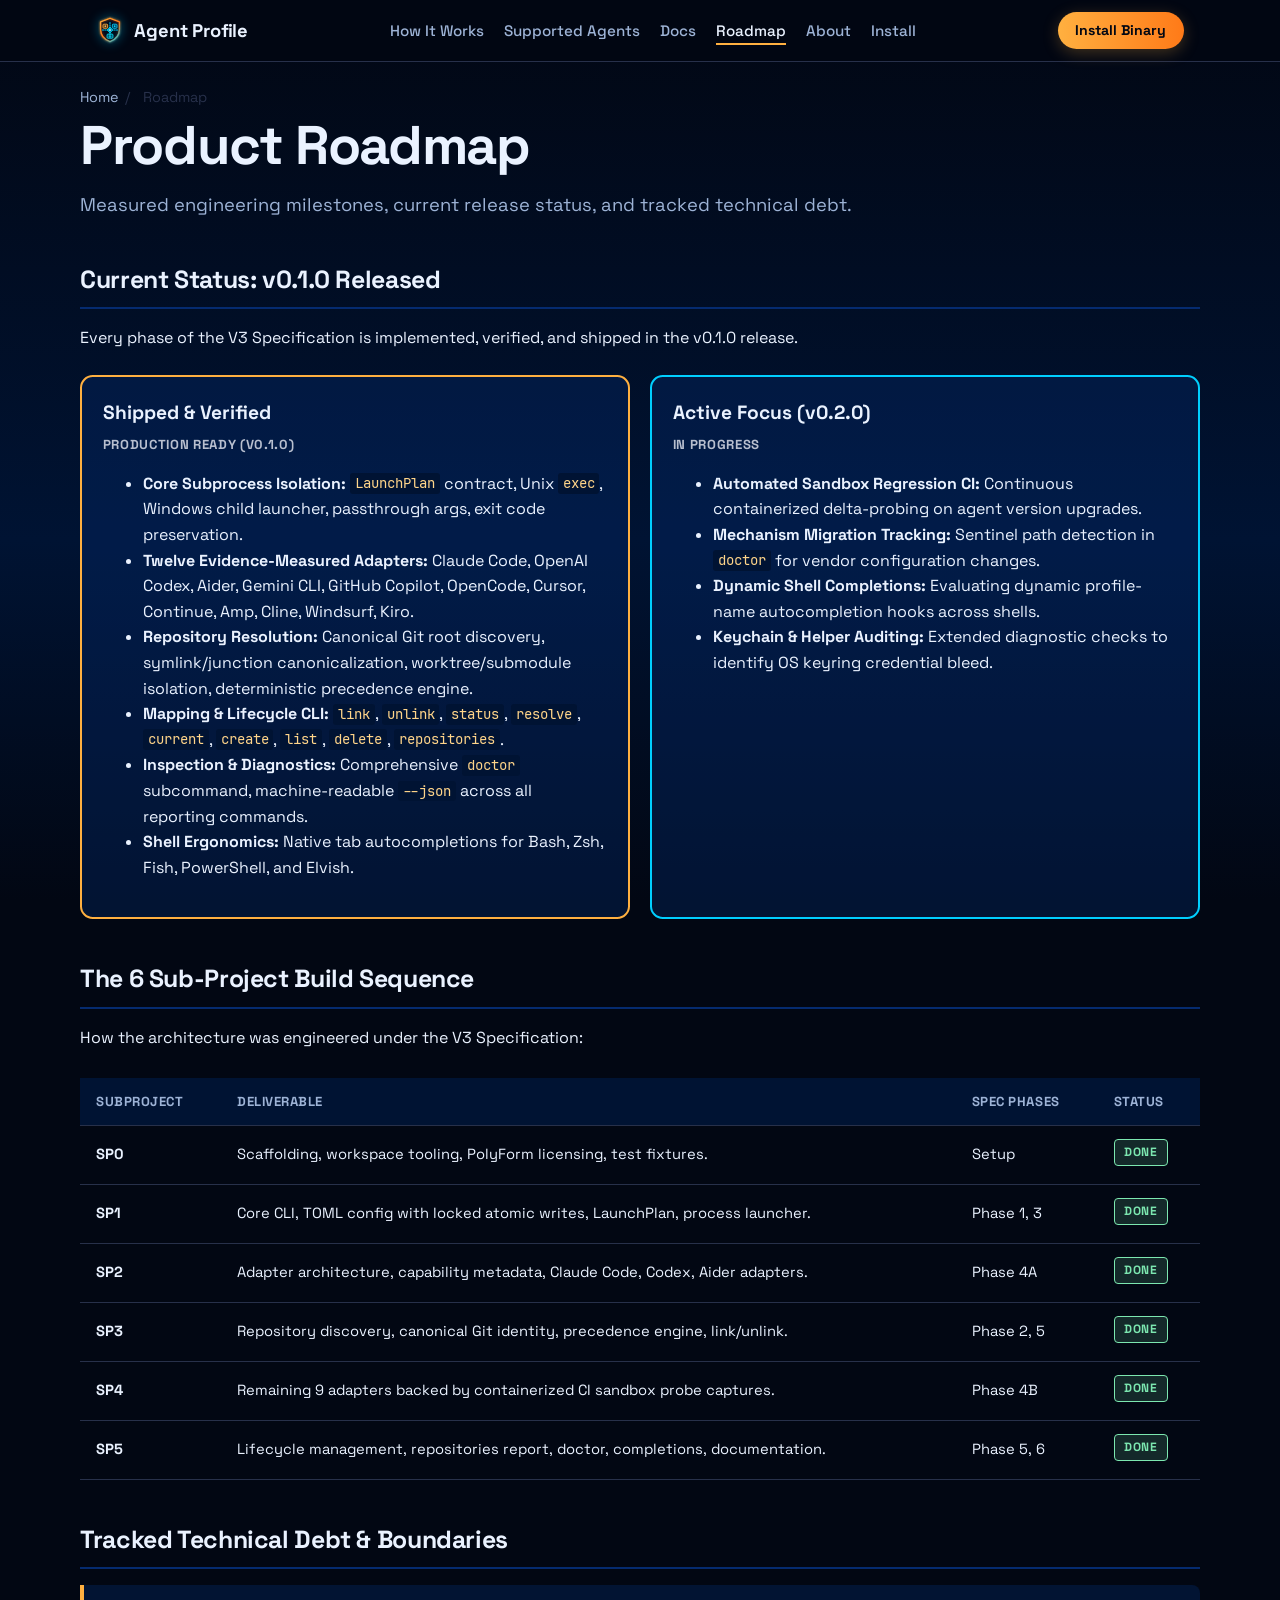
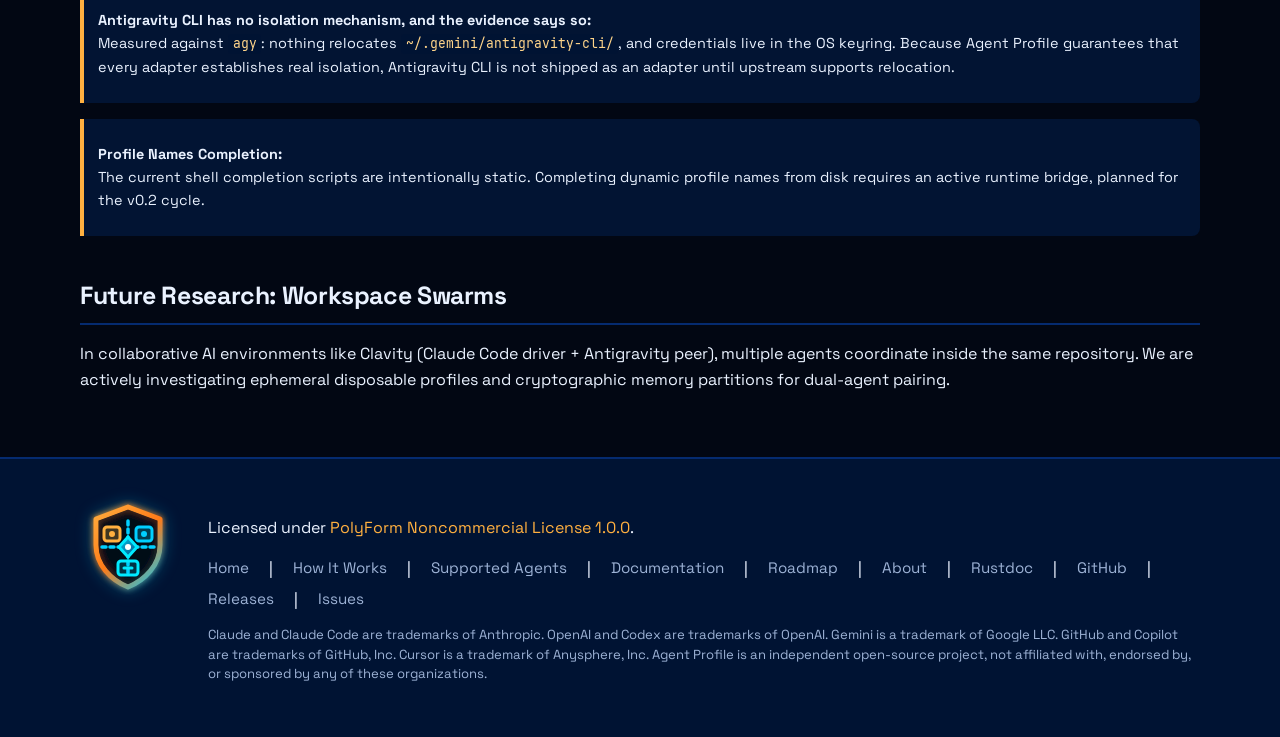
<file: site/roadmap/index.html>
<!doctype html>
<!--
  Copyright (c) 2026 Costas Kirgoussios

  This software is licensed under the PolyForm Noncommercial License 1.0.0.
  You may obtain a copy of the License at:
  https://polyformproject.org/licenses/noncommercial/1.0.0/
-->
<html lang="en">
<head>
<meta charset="utf-8">
<meta name="viewport" content="width=device-width, initial-scale=1">
<meta name="color-scheme" content="dark">
<title>Product Roadmap - Agent Profile Engineering Milestones</title>
<meta name="description" content="Engineering milestones, released capabilities, and tracked technical debt for agent-profile.">
<link rel="canonical" href="https://ckir.github.io/aiprofiles/roadmap/">
<meta property="og:title" content="Product Roadmap - Agent Profile Engineering Milestones">
<meta property="og:description" content="Engineering roadmap and verified milestones for agent-profile.">
<meta property="og:type" content="website">
<meta property="og:url" content="https://ckir.github.io/aiprofiles/roadmap/">
<meta property="og:image" content="../assets/banner.svg">
<link rel="icon" type="image/svg+xml" href="../assets/agent-profile.svg">
<link rel="stylesheet" href="../site.css">
<script src="../site.js" defer></script>
</head>
<body>
<nav class="site-nav" aria-label="Main Navigation">
  <div class="nav-wrap">
    <a class="nav-brand" href="../">
      <img src="../assets/agent-profile.svg" width="28" height="28" alt="Agent Profile">
      <span>Agent Profile</span>
    </a>
    <ul class="nav-links">
      <li><a href="../how-it-works/">How It Works</a></li>
      <li><a href="../agents/">Supported Agents</a></li>
      <li><a href="../docs/">Docs</a></li>
      <li><a href="./" aria-current="page">Roadmap</a></li>
      <li><a href="../about/">About</a></li>
      <li><a href="../#install">Install</a></li>
    </ul>
    <a class="cta nav-cta" href="../#install">Install Binary</a>
  </div>
</nav>

<main class="wrap">
  <nav class="breadcrumb" aria-label="Breadcrumb">
    <a href="../">Home</a><span>/</span><span>Roadmap</span>
  </nav>

  <header>
    <h1>Product Roadmap</h1>
    <p class="subline">Measured engineering milestones, current release status, and tracked technical debt.</p>
  </header>

  <section>
    <h2>Current Status: v0.1.0 Released</h2>
    <p>Every phase of the V3 Specification is implemented, verified, and shipped in the v0.1.0 release.</p>

    <div class="cards">
      <div class="card driver">
        <h3>Shipped &amp; Verified</h3>
        <p class="tag">Production Ready (v0.1.0)</p>
        <ul>
          <li><strong>Core Subprocess Isolation:</strong> <code>LaunchPlan</code> contract, Unix <code>exec</code>, Windows child launcher, passthrough args, exit code preservation.</li>
          <li><strong>Twelve Evidence-Measured Adapters:</strong> Claude Code, OpenAI Codex, Aider, Gemini CLI, GitHub Copilot, OpenCode, Cursor, Continue, Amp, Cline, Windsurf, Kiro.</li>
          <li><strong>Repository Resolution:</strong> Canonical Git root discovery, symlink/junction canonicalization, worktree/submodule isolation, deterministic precedence engine.</li>
          <li><strong>Mapping &amp; Lifecycle CLI:</strong> <code>link</code>, <code>unlink</code>, <code>status</code>, <code>resolve</code>, <code>current</code>, <code>create</code>, <code>list</code>, <code>delete</code>, <code>repositories</code>.</li>
          <li><strong>Inspection &amp; Diagnostics:</strong> Comprehensive <code>doctor</code> subcommand, machine-readable <code>--json</code> across all reporting commands.</li>
          <li><strong>Shell Ergonomics:</strong> Native tab autocompletions for Bash, Zsh, Fish, PowerShell, and Elvish.</li>
        </ul>
      </div>

      <div class="card peer">
        <h3>Active Focus (v0.2.0)</h3>
        <p class="tag">In Progress</p>
        <ul>
          <li><strong>Automated Sandbox Regression CI:</strong> Continuous containerized delta-probing on agent version upgrades.</li>
          <li><strong>Mechanism Migration Tracking:</strong> Sentinel path detection in <code>doctor</code> for vendor configuration changes.</li>
          <li><strong>Dynamic Shell Completions:</strong> Evaluating dynamic profile-name autocompletion hooks across shells.</li>
          <li><strong>Keychain &amp; Helper Auditing:</strong> Extended diagnostic checks to identify OS keyring credential bleed.</li>
        </ul>
      </div>
    </div>
  </section>

  <section>
    <h2>The 6 Sub-Project Build Sequence</h2>
    <p>How the architecture was engineered under the V3 Specification:</p>
    <table class="spec-table" aria-label="Subproject implementation timeline">
      <thead>
        <tr>
          <th>Subproject</th>
          <th>Deliverable</th>
          <th>Spec Phases</th>
          <th>Status</th>
        </tr>
      </thead>
      <tbody>
        <tr>
          <td><strong>SP0</strong></td>
          <td>Scaffolding, workspace tooling, PolyForm licensing, test fixtures.</td>
          <td>Setup</td>
          <td><span class="badge badge-proven">Done</span></td>
        </tr>
        <tr>
          <td><strong>SP1</strong></td>
          <td>Core CLI, TOML config with locked atomic writes, LaunchPlan, process launcher.</td>
          <td>Phase 1, 3</td>
          <td><span class="badge badge-proven">Done</span></td>
        </tr>
        <tr>
          <td><strong>SP2</strong></td>
          <td>Adapter architecture, capability metadata, Claude Code, Codex, Aider adapters.</td>
          <td>Phase 4A</td>
          <td><span class="badge badge-proven">Done</span></td>
        </tr>
        <tr>
          <td><strong>SP3</strong></td>
          <td>Repository discovery, canonical Git identity, precedence engine, link/unlink.</td>
          <td>Phase 2, 5</td>
          <td><span class="badge badge-proven">Done</span></td>
        </tr>
        <tr>
          <td><strong>SP4</strong></td>
          <td>Remaining 9 adapters backed by containerized CI sandbox probe captures.</td>
          <td>Phase 4B</td>
          <td><span class="badge badge-proven">Done</span></td>
        </tr>
        <tr>
          <td><strong>SP5</strong></td>
          <td>Lifecycle management, repositories report, doctor, completions, documentation.</td>
          <td>Phase 5, 6</td>
          <td><span class="badge badge-proven">Done</span></td>
        </tr>
      </tbody>
    </table>
  </section>

  <section>
    <h2>Tracked Technical Debt &amp; Boundaries</h2>
    <div class="note">
      <p><strong>Antigravity CLI has no isolation mechanism, and the evidence says so:</strong><br>
      Measured against <code>agy</code>: nothing relocates <code>~/.gemini/antigravity-cli/</code>, and credentials live in the OS keyring. Because Agent Profile guarantees that every adapter establishes real isolation, Antigravity CLI is not shipped as an adapter until upstream supports relocation.</p>
    </div>
    <div class="note" style="margin-top: 1rem;">
      <p><strong>Profile Names Completion:</strong><br>
      The current shell completion scripts are intentionally static. Completing dynamic profile names from disk requires an active runtime bridge, planned for the v0.2 cycle.</p>
    </div>
  </section>

  <section>
    <h2>Future Research: Workspace Swarms</h2>
    <p>In collaborative AI environments like Clavity (Claude Code driver + Antigravity peer), multiple agents coordinate inside the same repository. We are actively investigating ephemeral disposable profiles and cryptographic memory partitions for dual-agent pairing.</p>
  </section>
</main>

<footer>
  <div class="wrap footer-grid">
    <img src="../assets/agent-profile.svg" width="96" height="96" alt="Agent Profile Shield Emblem">
    <div>
      <p>Licensed under <a href="https://polyformproject.org/licenses/noncommercial/1.0.0/">PolyForm Noncommercial License 1.0.0</a>.</p>
      <nav class="foot-nav" aria-label="Footer links">
        <a href="../">Home</a> | 
        <a href="../how-it-works/">How It Works</a> | 
        <a href="../agents/">Supported Agents</a> | 
        <a href="../docs/">Documentation</a> | 
        <a href="./">Roadmap</a> | 
        <a href="../about/">About</a> | 
        <a href="../rustdoc/agent_profile/index.html">Rustdoc</a> | 
        <a href="https://github.com/ckir/aiprofiles">GitHub</a> | 
        <a href="https://github.com/ckir/aiprofiles/releases">Releases</a> | 
        <a href="https://github.com/ckir/aiprofiles/issues">Issues</a>
      </nav>
      <p class="fine">Claude and Claude Code are trademarks of Anthropic. OpenAI and Codex are trademarks of OpenAI. Gemini is a trademark of Google LLC. GitHub and Copilot are trademarks of GitHub, Inc. Cursor is a trademark of Anysphere, Inc. Agent Profile is an independent open-source project, not affiliated with, endorsed by, or sponsored by any of these organizations.</p>
    </div>
  </div>
</footer>
</body>
</html>
</file>
<file: site/site.css>
/*
 * Copyright (c) 2026 Costas Kirgoussios
 *
 * This software is licensed under the PolyForm Noncommercial License 1.0.0.
 * You may obtain a copy of the License at:
 * https://polyformproject.org/licenses/noncommercial/1.0.0/
 */

/*
 * Agent Profile Design System
 * Deep midnight navy, amber/cyan neon accents, terminal-first aesthetics.
 * Fonts are vendored (OFL), so zero network requests leave this origin.
 */

@font-face {
  font-family: "Space Grotesk";
  src: url("fonts/SpaceGrotesk%5Bwght%5D.woff2") format("woff2");
  font-weight: 300 700;
  font-display: swap;
}
@font-face {
  font-family: "JetBrains Mono";
  src: url("fonts/JetBrainsMono-Regular.woff2") format("woff2");
  font-weight: 400;
  font-display: swap;
}
@font-face {
  font-family: "JetBrains Mono";
  src: url("fonts/JetBrainsMono-SemiBold.woff2") format("woff2");
  font-weight: 600;
  font-display: swap;
}

:root {
  --bg: #020713;
  --bg-mid: #052b70;
  --bg-deep: #001333;
  --panel: rgba(5, 43, 112, 0.35);
  --term: #070b14;
  --line: #27304a;
  --text: #eaf2ff;
  --soft: #b8bfcf;
  --muted: #9db3d6;
  --amber: #ffb040;
  --amber-soft: #ffd58a;
  --driver: #ff7a18;
  --driver-soft: #ffb040;
  --cyan: #00cfff;
  --cyan-soft: #00eaff;
  --peer: #00cfff;
  --peer-soft: #00eaff;
  --ok: #7ce7b0;
  --danger: #ff5f56;
  --mono: "JetBrains Mono", ui-monospace, "SFMono-Regular", Menlo, Consolas, monospace;
  --sans: "Space Grotesk", system-ui, -apple-system, "Segoe UI", sans-serif;
}

* { box-sizing: border-box; }

html {
  color-scheme: dark;
  scroll-behavior: smooth;
  background: var(--bg);
}

body {
  margin: 0;
  min-height: 100vh;
  color: var(--text);
  font-family: var(--sans);
  font-size: 1rem;
  line-height: 1.6;
  background: var(--bg) linear-gradient(180deg, var(--bg) 0%, var(--bg-deep) 60%, var(--bg) 100%) fixed;
  overflow-wrap: anywhere;
}

img { max-width: 100%; height: auto; display: block; }
a { color: var(--amber); text-underline-offset: 3px; text-decoration: none; transition: color 0.15s ease; }
a:hover { color: var(--amber-soft); text-decoration: underline; }

:focus-visible {
  outline: 2px solid var(--amber);
  outline-offset: 3px;
  border-radius: 4px;
}

.skip {
  position: absolute;
  left: -999px;
  top: 0.5rem;
  background: var(--term);
  color: var(--text);
  padding: 0.5rem 0.75rem;
  border: 1px solid var(--amber);
  z-index: 200;
}
.skip:focus { left: 0.5rem; }

.wrap, main, .top, .foot {
  width: min(1120px, 100% - 2rem);
  margin-inline: auto;
}

/* Global Sticky Navigation */
.site-nav {
  background: rgba(2, 7, 19, 0.92);
  backdrop-filter: blur(10px);
  -webkit-backdrop-filter: blur(10px);
  border-bottom: 1px solid var(--line);
  position: sticky;
  top: 0;
  z-index: 100;
}
.nav-wrap {
  max-width: 1120px;
  margin: 0 auto;
  padding: 0.75rem 1rem;
  display: flex;
  align-items: center;
  justify-content: space-between;
  flex-wrap: wrap;
  gap: 1rem;
}
.nav-brand {
  display: flex;
  align-items: center;
  gap: 0.65rem;
  font-weight: 700;
  font-size: 1.15rem;
  color: var(--text);
  text-decoration: none;
  font-family: var(--sans);
}
.nav-brand:hover { text-decoration: none; }
.nav-brand img { width: 28px; height: 28px; filter: drop-shadow(0 0 6px rgba(0, 207, 255, 0.4)); }
.nav-brand span { letter-spacing: -0.01em; }

.nav-links {
  list-style: none;
  margin: 0;
  padding: 0;
  display: flex;
  align-items: center;
  gap: 1.25rem;
  flex-wrap: wrap;
}
.nav-links a {
  color: var(--muted);
  text-decoration: none;
  font-size: 0.95rem;
  font-weight: 500;
  transition: color 0.15s ease;
}
.nav-links a:hover, .nav-links a[aria-current="page"] {
  color: var(--text);
  text-decoration: none;
}
.nav-links a[aria-current="page"] {
  border-bottom: 2px solid var(--amber);
  padding-bottom: 0.2rem;
}

.cta {
  display: inline-block;
  padding: 0.65rem 1.4rem;
  font-weight: 700;
  font-size: 1rem;
  color: #020713 !important;
  background: linear-gradient(90deg, var(--amber), var(--driver));
  border-radius: 999px;
  text-decoration: none !important;
  transition: transform 0.15s ease, box-shadow 0.15s ease;
  box-shadow: 0 4px 16px rgba(255, 176, 64, 0.25);
}
.cta:hover {
  transform: translateY(-2px);
  box-shadow: 0 6px 20px rgba(255, 176, 64, 0.4);
}
.nav-cta { padding: 0.45rem 1.1rem; font-size: 0.88rem; }

.cta-secondary {
  display: inline-block;
  padding: 0.6rem 1.3rem;
  font-weight: 600;
  font-size: 0.98rem;
  color: var(--text);
  background: var(--panel);
  border: 1px solid var(--line);
  border-radius: 999px;
  text-decoration: none !important;
  transition: border-color 0.15s, transform 0.15s;
}
.cta-secondary:hover {
  border-color: var(--cyan);
  color: var(--text);
  transform: translateY(-2px);
}
.hero-actions { display: flex; flex-wrap: wrap; gap: 1rem; align-items: center; margin: 1.75rem 0 2rem; }

/* Breadcrumbs */
.breadcrumb {
  margin: 1.5rem 0 0.5rem;
  font-size: 0.9rem;
  color: var(--muted);
  display: flex;
  align-items: center;
  flex-wrap: wrap;
}
.breadcrumb a { color: var(--muted); text-decoration: none; }
.breadcrumb a:hover { color: var(--amber); text-decoration: underline; }
.breadcrumb span { margin: 0 0.4rem; color: var(--line); }

/* Hero Section */
.hero { padding: 2.5rem 0 2rem; }
.banner {
  width: 100%;
  border-radius: 0.8rem;
  border: 1px solid var(--line);
  box-shadow: 0 8px 32px rgba(0, 0, 0, 0.5);
  margin-bottom: 2rem;
}

h1 {
  margin: 0 0 1rem;
  font-size: clamp(2.2rem, 5.5vw, 3.4rem);
  line-height: 1.05;
  letter-spacing: -0.025em;
  font-weight: 700;
}
.lead {
  margin: 0 0 1rem;
  max-width: 65ch;
  font-size: 1.2rem;
  color: var(--soft);
  line-height: 1.5;
}
.subline { font-size: 1.15rem; color: var(--muted); margin: 0 0 1.5rem; }
.try { margin: 0 0 1.25rem; color: var(--amber); font-weight: 600; }

/* 6-Stage Architecture Pipeline */
.stages {
  list-style: none;
  padding: 0;
  margin: 1.5rem 0 1.2rem;
  display: flex;
  flex-direction: column;
  gap: 1.2rem;
}
.stages li {
  padding: 0.75rem 0.95rem;
  border-radius: 0.6rem;
  border: 2px solid;
  background: var(--panel);
  display: flex;
  flex-direction: column;
  position: relative;
}
.stages .driver, .card.driver { border-color: var(--amber); }
.stages .peer, .card.peer { border-color: var(--cyan); }
.stage { font-weight: 700; font-size: 0.95rem; }
.driver .role { color: var(--amber-soft); }
.peer .role { color: var(--cyan-soft); }
.role { font-size: 0.82rem; margin: 0.15rem 0 0.25rem; }
.stages code { align-self: flex-start; margin-top: 0.25rem; font-size: 0.75rem; }

.stages li:not(:last-child)::after {
  content: "\2193" / "";
  position: absolute;
  left: 50%;
  bottom: -0.95rem;
  transform: translateX(-50%);
  color: var(--cyan-soft);
  font-weight: 700;
  line-height: 1;
}

@media (min-width: 640px) {
  .stages { display: grid; grid-template-columns: repeat(3, 1fr); gap: 1.4rem 1.6rem; }
  .stages li:not(:last-child)::after {
    content: "\2192" / "";
    left: auto;
    right: -1.15rem;
    bottom: auto;
    top: 50%;
    transform: translateY(-50%);
  }
  .stages li:nth-child(3n)::after { display: none; }
}
@media (min-width: 990px) {
  .stages { grid-template-columns: repeat(6, 1fr); }
  .stages li:nth-child(3n):not(:last-child)::after { display: block; }
}

.legend { color: var(--muted); font-size: 0.92rem; margin: 0 0 2rem; }

/* Deck & Terminal Simulator */
.deck {
  display: grid;
  grid-template-columns: minmax(0, 1.4fr) minmax(0, 1fr);
  gap: 1.5rem;
  align-items: start;
  margin: 2rem 0;
}

.term {
  min-width: 0;
  background: var(--term);
  border: 1px solid var(--line);
  color: var(--amber-soft);
  border-radius: 0.6rem;
  overflow: hidden;
  box-shadow: 0 0 0 1px rgba(255, 176, 64, 0.08), 0 30px 60px rgba(0, 0, 0, 0.5), 0 0 80px rgba(255, 176, 64, 0.1);
}

.bar {
  display: flex;
  flex-wrap: wrap;
  align-items: center;
  gap: 0.25rem 1rem;
  padding: 0.45rem 0.85rem;
  border-bottom: 1px solid var(--line);
  background: #001333;
  color: var(--muted);
  font-size: 0.82rem;
}
.bar .checked { margin-left: auto; color: var(--ok); font-weight: 600; font-size: 0.78rem; }
.bar .title { font-family: var(--mono); color: var(--cyan); }

.tabs { display: flex; flex-wrap: wrap; gap: 0.25rem; }
.tabs[hidden] { display: none; }
.tabs button {
  appearance: none;
  background: none;
  border: 0;
  border-bottom: 2px solid transparent;
  color: var(--muted);
  font: inherit;
  font-size: 0.85rem;
  padding: 0.4rem 0.55rem;
  cursor: pointer;
  transition: color 0.15s, border-color 0.15s;
}
.tabs button:hover { color: var(--text); }
.tabs button[aria-selected="true"] { color: var(--amber); border-bottom-color: var(--amber); font-weight: 600; }

.panel { margin: 0; padding: 0.75rem 0.75rem 0; }
.panel[hidden] { display: none; }
.panel figcaption {
  display: flex;
  align-items: center;
  justify-content: space-between;
  gap: 1rem;
  margin-bottom: 0.5rem;
  color: var(--muted);
  font-size: 0.85rem;
}
.js .panel figcaption { justify-content: flex-end; }
.js .panel figcaption .label { display: none; }

pre {
  margin: 0;
  overflow-x: auto;
  font-family: var(--mono);
  font-size: 0.82rem;
  line-height: 1.6;
  white-space: pre;
}
.snippet { padding: 0.25rem 0 1rem; color: var(--amber-soft); }
#demo { padding: 0.75rem 0.75rem 0.25rem; color: var(--amber-soft); }

.copy {
  appearance: none;
  background: transparent;
  color: var(--amber);
  border: 1px solid var(--amber);
  font: inherit;
  font-size: 0.8rem;
  font-weight: 600;
  padding: 0.2rem 0.7rem;
  border-radius: 4px;
  cursor: pointer;
  transition: background 0.15s, color 0.15s, border-color 0.15s;
}
.copy[hidden] { display: none; }
.copy:hover { background: rgba(255, 176, 64, 0.15); }
.copy.done { color: var(--ok); border-color: var(--ok); }

.disclose, .caption {
  margin: 0;
  padding: 0.75rem;
  border-top: 1px solid var(--line);
  color: var(--muted);
  font-size: 0.85rem;
}
.caption { border-top: 0; padding-top: 0.25rem; padding-bottom: 0.25rem; }
.promptline { margin: 0; padding: 0 0.75rem 0.75rem; font-family: var(--mono); font-size: 0.82rem; }
.promptline .p { color: var(--amber); font-weight: 700; }
.cursor {
  display: inline-block;
  width: 0.55em;
  height: 1.05em;
  vertical-align: text-bottom;
  background: var(--amber);
  animation: blink 1.1s steps(1) infinite;
}
@keyframes blink { 50% { opacity: 0; } }

/* Value Propositions Grid */
.value-grid {
  list-style: none;
  padding: 0;
  display: grid;
  gap: 1.5rem;
  grid-template-columns: 1fr;
  margin: 2.5rem 0;
}
@media (min-width: 768px) { .value-grid { grid-template-columns: repeat(3, 1fr); } }
.value-card {
  background: var(--panel);
  border: 1px solid var(--line);
  border-radius: 0.8rem;
  padding: 1.5rem;
  transition: border-color 0.15s ease, transform 0.15s ease;
}
.value-card:hover { border-color: var(--cyan); transform: translateY(-2px); }
.value-card h3 { font-size: 1.25rem; color: var(--text); margin: 0 0 0.6rem; }
.value-card p { font-size: 0.95rem; color: var(--muted); margin: 0; line-height: 1.55; }
.value-card .tag { display: inline-block; margin-bottom: 0.6rem; }

/* Cards & Badges */
.cards {
  list-style: none;
  padding: 0;
  display: grid;
  gap: 1.25rem;
  grid-template-columns: 1fr;
  margin: 1.5rem 0;
}
@media (min-width: 640px) { .cards { grid-template-columns: repeat(2, 1fr); } }
.card {
  border: 2px solid var(--line);
  border-radius: 0.8rem;
  padding: 1.3rem;
  background: var(--panel);
}
.card h3 { margin: 0 0 0.35rem; font-size: 1.2rem; }
.card p { margin: 0.35rem 0; color: var(--soft); }
.tag {
  font-size: 0.82rem;
  font-weight: 700;
  text-transform: uppercase;
  letter-spacing: 0.05em;
  color: var(--muted);
}

.badge {
  display: inline-block;
  padding: 0.2rem 0.6rem;
  border-radius: 4px;
  font-size: 0.75rem;
  font-weight: 700;
  text-transform: uppercase;
  letter-spacing: 0.05em;
  margin-bottom: 0.3rem;
}
.badge-proven { background: rgba(124, 231, 176, 0.15); color: var(--ok); border: 1px solid var(--ok); }
.badge-experimental { background: rgba(255, 176, 64, 0.15); color: var(--amber); border: 1px solid var(--amber); }
.badge-unmeasured { background: rgba(157, 179, 214, 0.15); color: var(--muted); border: 1px solid var(--line); }

/* Tables */
.spec-table {
  width: 100%;
  border-collapse: collapse;
  margin: 1.75rem 0;
  font-size: 0.92rem;
}
.spec-table th, .spec-table td {
  padding: 0.8rem 1rem;
  text-align: left;
  border-bottom: 1px solid var(--line);
}
.spec-table th {
  background: var(--bg-deep);
  color: var(--muted);
  font-size: 0.82rem;
  text-transform: uppercase;
  letter-spacing: 0.04em;
}
.spec-table tr:hover td { background: rgba(5, 43, 112, 0.2); }

/* Strip & Details */
.strip {
  display: grid;
  grid-template-columns: repeat(3, minmax(0, 1fr));
  gap: 2rem;
  padding: 2.5rem 0;
  border-top: 1px solid var(--line);
}
.col { min-width: 0; }
h2 {
  margin: 2.5rem 0 1rem;
  font-size: 1.55rem;
  letter-spacing: -0.015em;
  border-bottom: 2px solid var(--bg-mid);
  padding-bottom: 0.5rem;
}
.strip h2 { margin-top: 0; border-bottom: 0; padding-bottom: 0; }
.col p { margin: 0 0 0.75rem; color: var(--soft); }
.os { margin-bottom: 0.25rem; color: var(--muted); font-size: 0.85rem; font-weight: 600; }
.cmd {
  margin-bottom: 0.75rem;
  padding: 0.65rem 0.85rem;
  background: var(--term);
  border: 1px solid var(--line);
  color: var(--amber-soft);
  white-space: pre-wrap;
  overflow-wrap: anywhere;
  border-radius: 4px;
}
.note {
  font-size: 0.9rem;
  padding: 0.6rem 0.9rem;
  border-left: 4px solid var(--amber);
  background: var(--panel);
  border-radius: 0 0.5rem 0.5rem 0;
  margin: 0.75rem 0;
}
code {
  font-family: var(--mono);
  font-size: 0.88em;
  color: var(--amber-soft);
  background: var(--bg-deep);
  padding: 0.1em 0.35em;
  border-radius: 3px;
  overflow-wrap: anywhere;
}
.dl, .never { margin: 0 0 0.75rem; padding: 0; list-style: none; }
.dl li, .never li { padding: 0.45rem 0; border-bottom: 1px solid #1e2538; color: var(--soft); }
.dl li span { display: inline-block; min-width: 10.5rem; color: var(--text); font-weight: 500; }
.dl li a { margin-right: 0.75rem; }

/* Clavity Band */
.band {
  margin: 2rem 0 3rem;
  padding: 1.75rem;
  background: #04122d;
  border: 1px solid var(--line);
  border-radius: 0.8rem;
  box-shadow: 0 4px 24px rgba(0, 0, 0, 0.4);
}
.band h2 { margin-top: 0; border-bottom: 0; padding-bottom: 0; font-size: 1.35rem; }
.band p { margin: 0 0 0.85rem; max-width: 75ch; color: var(--soft); }
.band p:last-child { margin-bottom: 0; }
.band a { margin-right: 1.25rem; font-weight: 600; }

/* Footer */
footer {
  margin-top: 4rem;
  padding: 2.5rem 0;
  border-top: 2px solid var(--bg-mid);
  background: var(--bg-deep);
}
.footer-grid {
  display: flex;
  flex-wrap: wrap;
  gap: 2rem;
  align-items: flex-start;
}
.footer-grid img { border-radius: 8px; flex: none; filter: drop-shadow(0 0 8px rgba(0, 207, 255, 0.3)); }
.footer-grid > div { flex: 1 1 18rem; }
.foot-nav {
  display: flex;
  flex-wrap: wrap;
  gap: 0.35rem 1.25rem;
  margin: 0.75rem 0;
}
.foot-nav a { color: var(--muted); text-decoration: none; font-size: 0.95rem; }
.foot-nav a:hover { color: var(--text); text-decoration: underline; }
.fine { color: var(--muted); font-size: 0.82rem; line-height: 1.5; margin-top: 0.75rem; }
.sr-only {
  position: absolute;
  width: 1px;
  height: 1px;
  margin: -1px;
  padding: 0;
  overflow: hidden;
  clip: rect(0 0 0 0);
  clip-path: inset(50%);
  white-space: nowrap;
  border: 0;
}

@media (max-width: 880px) {
  .deck { grid-template-columns: minmax(0, 1fr); }
  .strip { grid-template-columns: minmax(0, 1fr); gap: 1.75rem; }
  .nav-links { gap: 0.85rem; }
}

@media (max-width: 480px) {
  .hero { padding-top: 1.5rem; }
  .dl li span { display: block; min-width: 0; margin-bottom: 0.2rem; }
  .nav-wrap { flex-direction: column; align-items: flex-start; }
  .nav-cta { align-self: flex-start; }
}

@media (prefers-reduced-motion: reduce) {
  html { scroll-behavior: auto; }
  *, *::before, *::after { transition: none !important; animation: none !important; }
}
</file>
